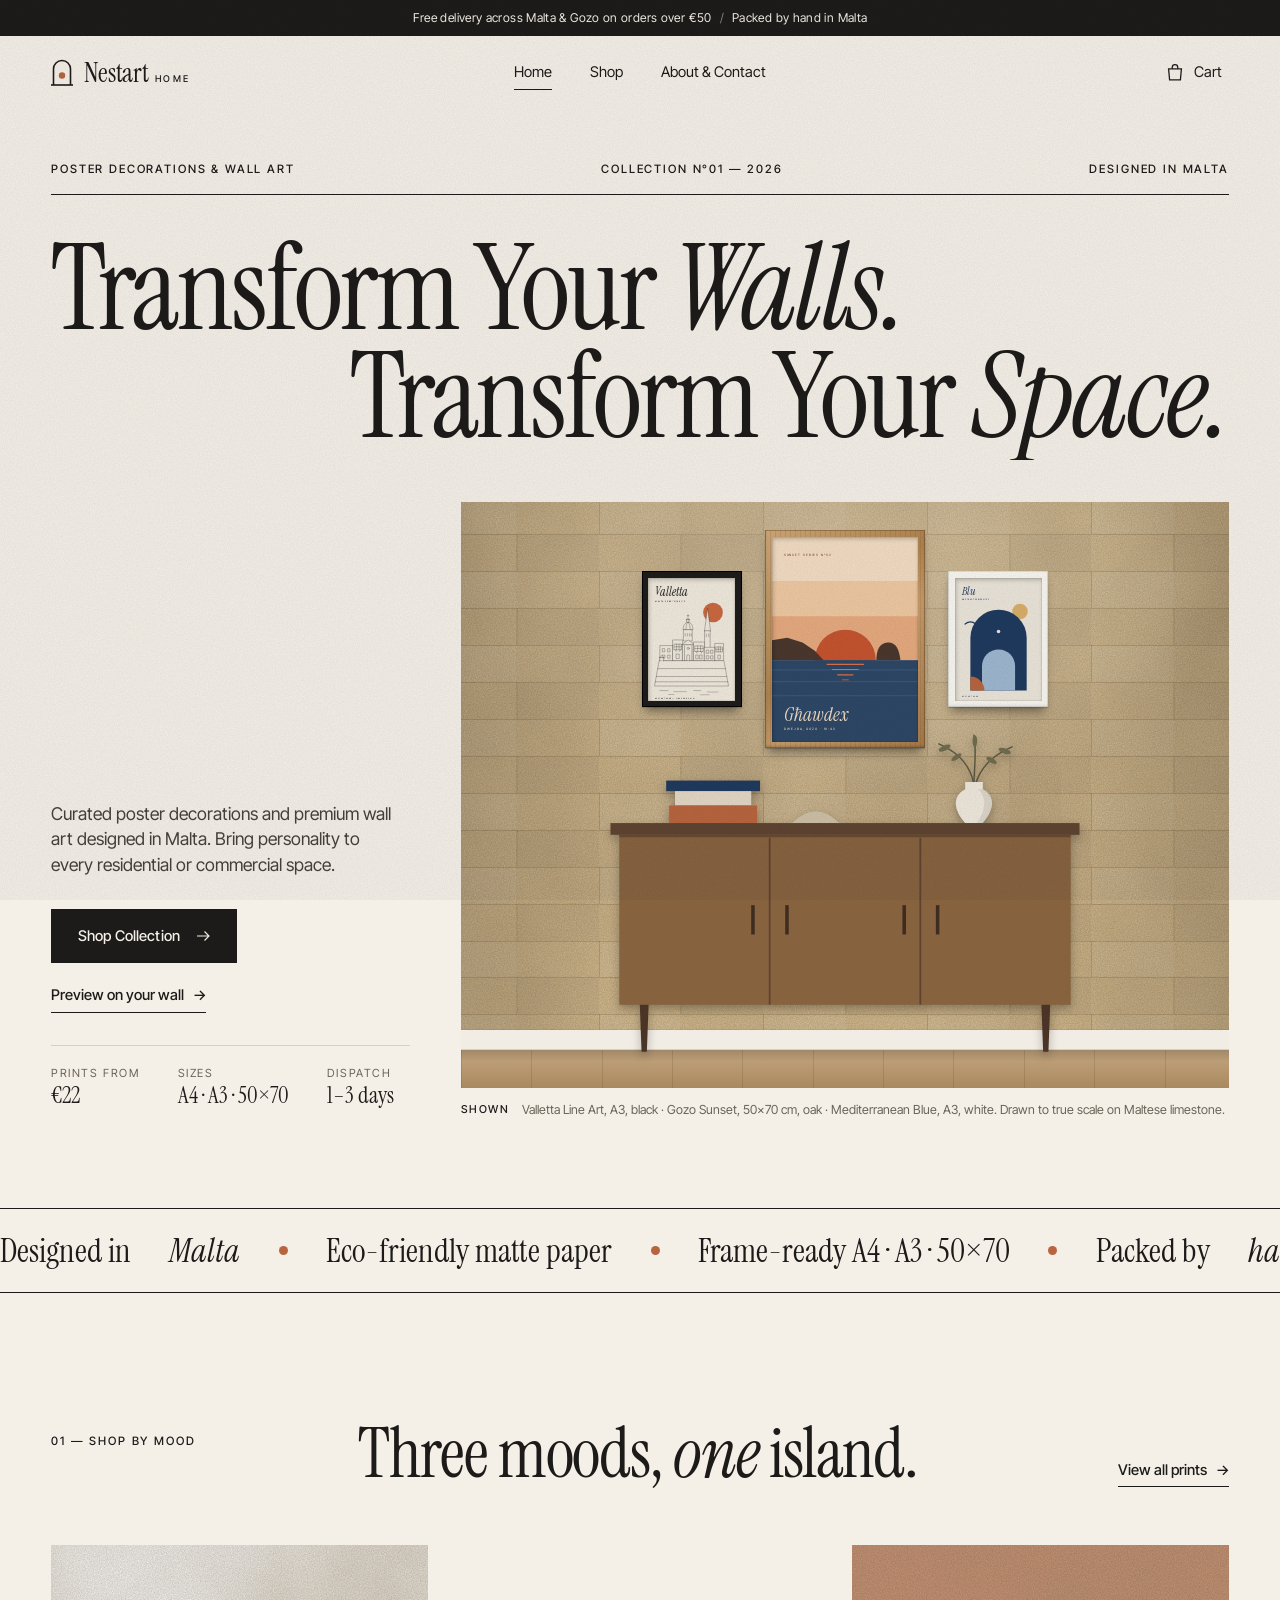
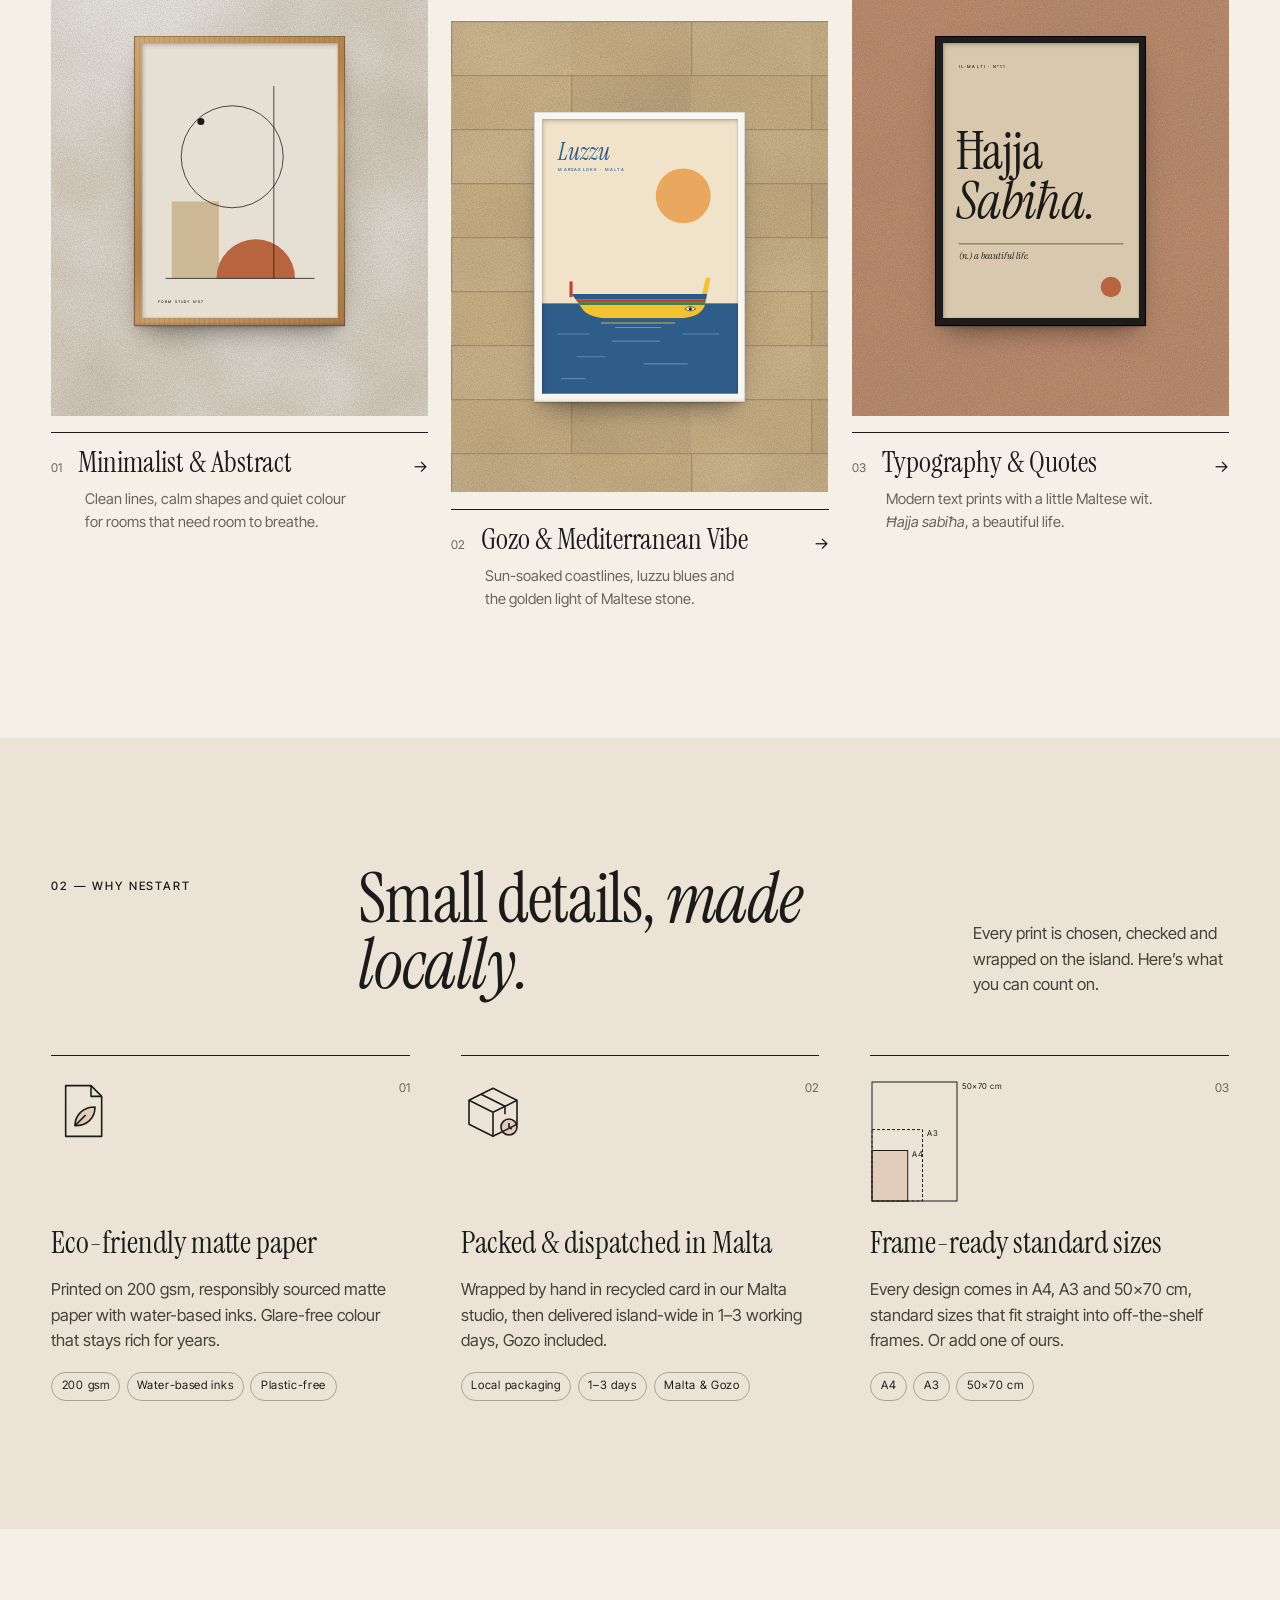
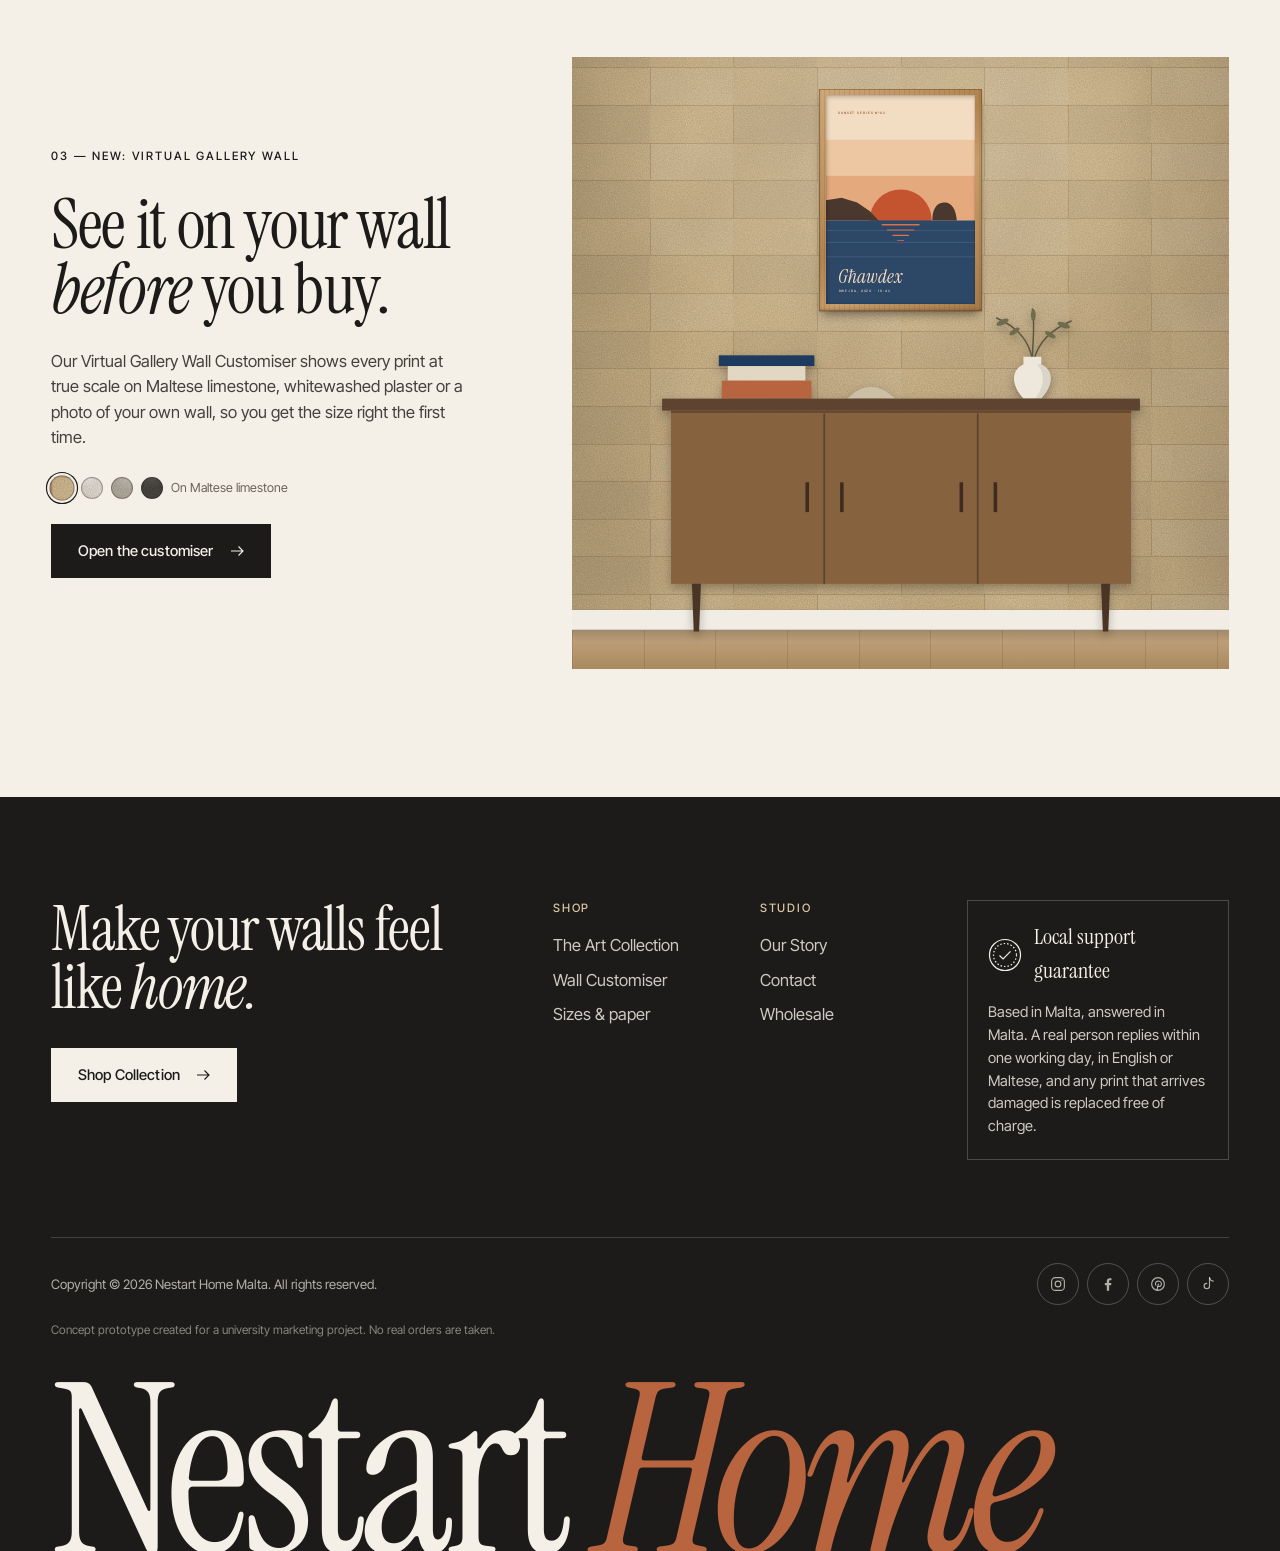
<file: index.html>
<!doctype html>
<html lang="en">
<head>
  <meta charset="utf-8">
  <meta name="viewport" content="width=device-width, initial-scale=1">
  <title>Nestart Home — Poster Decorations &amp; Wall Art, Designed in Malta</title>
  <meta name="description" content="Curated poster decorations and premium wall art designed in Malta. Frame-ready A4, A3 and 50×70 cm prints on eco-friendly matte paper, packed and dispatched locally.">
  <meta property="og:title" content="Nestart Home — Transform Your Walls. Transform Your Space.">
  <meta property="og:description" content="Curated poster decorations and premium wall art designed in Malta.">
  <meta property="og:type" content="website">
  <meta name="theme-color" content="#F4EFE7">
  <link rel="icon" href="assets/favicon.svg" type="image/svg+xml">
  <link rel="preconnect" href="https://fonts.googleapis.com">
  <link rel="preconnect" href="https://fonts.gstatic.com" crossorigin>
  <link href="https://fonts.googleapis.com/css2?family=Instrument+Serif:ital@0;1&family=Inter+Tight:wght@400;500;600&display=swap" rel="stylesheet">
  <link rel="stylesheet" href="assets/css/styles.css">
  <script>document.documentElement.classList.add('js');</script>
  <script src="assets/js/art.js" defer></script>
  <script src="assets/js/main.js" defer></script>
</head>
<body>
  <a class="skip" href="#main">Skip to content</a>
  <div class="topbar"><p>Free delivery across Malta &amp; Gozo on orders over €50<span aria-hidden="true">/</span>Packed by hand in Malta</p></div>

  <header class="header">
    <div class="wrap header__inner">
      <a class="logo" href="index.html" aria-label="Nestart Home, home page">
        <svg viewBox="0 0 22 28" aria-hidden="true"><path d="M2.5 27V11a8.5 8.5 0 0 1 17 0v16" fill="none" stroke="currentColor" stroke-width="1.6"/><circle cx="11" cy="17.5" r="3.2" fill="#B8643E"/><path d="M0 27h22" stroke="currentColor" stroke-width="1.6"/></svg>
        <span class="logo__word">Nestart<small>Home</small></span>
      </a>
      <nav class="nav" aria-label="Primary">
        <a href="index.html" aria-current="page">Home</a>
        <a href="shop.html">Shop</a>
        <a href="about.html">About &amp; Contact</a>
      </nav>
      <div class="header__actions">
        <button class="cart-btn" type="button" data-open-cart aria-label="Open cart">
          <svg viewBox="0 0 24 24" fill="none" stroke="currentColor" stroke-width="1.4" aria-hidden="true"><path d="M5 8.5h14l-1.1 12H6.1L5 8.5z"/><path d="M9 8.5V7a3 3 0 0 1 6 0v1.5"/></svg>
          <span class="cart-btn__label">Cart</span>
          <span class="cart-count" data-cart-count hidden>0</span>
        </button>
        <button class="menu-btn" type="button" aria-expanded="false" aria-controls="mmenu"><span></span><span></span><span class="sr-only">Menu</span></button>
      </div>
    </div>
  </header>

  <main id="main">
    <!-- Hero -->
    <section class="hero wrap" aria-labelledby="hero-title">
      <div class="meta-row">
        <span class="eyebrow">Poster decorations &amp; wall art</span>
        <span class="eyebrow hide-sm">Collection N°01 — 2026</span>
        <span class="eyebrow">Designed in Malta</span>
      </div>
      <h1 class="hero__title display" id="hero-title">
        <span class="line"><span>Transform Your <em>Walls.</em></span></span>
        <span class="line"><span>Transform Your <em>Space.</em></span></span>
      </h1>
      <div class="hero__grid">
        <div class="hero__copy" data-reveal>
          <p class="lead">Curated poster decorations and premium wall art designed in Malta. Bring personality to every residential or commercial space.</p>
          <div class="hero__ctas">
            <a class="btn" href="shop.html">Shop Collection <svg viewBox="0 0 24 24" fill="none" stroke="currentColor" stroke-width="1.5" aria-hidden="true"><path d="M4 12h16M14 6l6 6-6 6"/></svg></a>
            <a class="link-arrow" href="shop.html#customiser">Preview on your wall</a>
          </div>
          <dl class="hero__facts">
            <div><dt>Prints from</dt><dd>€22</dd></div>
            <div><dt>Sizes</dt><dd>A4 · A3 · 50×70</dd></div>
            <div><dt>Dispatch</dt><dd>1–3 days</dd></div>
          </dl>
        </div>
        <figure class="hero__visual" data-reveal style="--d:.15s">
          <div class="scene scene--hero" data-scene="hero" role="img" aria-label="Three framed Nestart Home prints hung above a wooden sideboard on a honey-coloured Maltese limestone wall"></div>
          <figcaption class="caption"><b>Shown</b><span>Valletta Line Art, A3, black · Gozo Sunset, 50×70 cm, oak · Mediterranean Blue, A3, white. Drawn to true scale on Maltese limestone.</span></figcaption>
        </figure>
      </div>
    </section>

    <div class="marquee" aria-hidden="true">
      <div class="marquee__track">
        <span>Designed in <i>Malta</i></span><span>Eco-friendly matte paper</span><span>Frame-ready A4 · A3 · 50×70</span><span>Packed by <i>hand</i></span><span>Free delivery over €50</span>
        <span>Designed in <i>Malta</i></span><span>Eco-friendly matte paper</span><span>Frame-ready A4 · A3 · 50×70</span><span>Packed by <i>hand</i></span><span>Free delivery over €50</span>
      </div>
    </div>

    <!-- Featured categories -->
    <section class="section wrap" id="categories" aria-labelledby="cat-title">
      <div class="section-head">
        <span class="eyebrow">01 — Shop by mood</span>
        <h2 class="h2" id="cat-title">Three moods, <em>one</em> island.</h2>
        <a class="link-arrow" href="shop.html">View all prints</a>
      </div>
      <div class="cats">
        <a class="cat" href="shop.html#blue" data-reveal>
          <div class="cat__media wall--plaster"><div class="print" data-art="abstract" data-frame="oak" data-decorative></div></div>
          <div class="cat__body"><span class="cat__num">01</span><h3 class="cat__title">Minimalist &amp; Abstract</h3><span class="cat__go" aria-hidden="true">→</span></div>
          <p class="cat__desc">Clean lines, calm shapes and quiet colour for rooms that need room to breathe.</p>
        </a>
        <a class="cat" href="shop.html#gozo" data-reveal style="--d:.1s">
          <div class="cat__media wall--limestone"><div class="print" data-art="luzzu" data-frame="white" data-decorative></div></div>
          <div class="cat__body"><span class="cat__num">02</span><h3 class="cat__title">Gozo &amp; Mediterranean Vibe</h3><span class="cat__go" aria-hidden="true">→</span></div>
          <p class="cat__desc">Sun-soaked coastlines, luzzu blues and the golden light of Maltese stone.</p>
        </a>
        <a class="cat" href="shop.html" data-reveal style="--d:.2s">
          <div class="cat__media wall--clay"><div class="print" data-art="type" data-frame="black" data-decorative></div></div>
          <div class="cat__body"><span class="cat__num">03</span><h3 class="cat__title">Typography &amp; Quotes</h3><span class="cat__go" aria-hidden="true">→</span></div>
          <p class="cat__desc">Modern text prints with a little Maltese wit. <em>Ħajja sabiħa</em>, a beautiful life.</p>
        </a>
      </div>
    </section>

    <!-- Trust signals / value proposition -->
    <section class="values" id="values" aria-labelledby="values-title">
      <div class="wrap">
        <div class="section-head">
          <span class="eyebrow">02 — Why Nestart</span>
          <h2 class="h2" id="values-title">Small details, <em>made locally.</em></h2>
          <p>Every print is chosen, checked and wrapped on the island. Here’s what you can count on.</p>
        </div>
        <div class="values__grid">
          <article class="value" data-reveal>
            <div class="value__top">
              <svg class="value__icon" viewBox="0 0 48 48" fill="none" stroke="currentColor" stroke-width="1.2" stroke-linejoin="round" aria-hidden="true"><path d="M11 5h19l8 8v30H11z"/><path d="M30 5v8h8"/><path d="M18 35c0-8.5 6.5-14 15-14 0 8.5-6 14-15 14z" fill="#B8643E" fill-opacity=".18"/><path d="M18 35l8-8"/></svg>
              <span class="value__no">01</span>
            </div>
            <h3>Eco-friendly matte paper</h3>
            <p>Printed on 200 gsm, responsibly sourced matte paper with water-based inks. Glare-free colour that stays rich for years.</p>
            <div class="tags"><span class="tag">200 gsm</span><span class="tag">Water-based inks</span><span class="tag">Plastic-free</span></div>
          </article>
          <article class="value" data-reveal style="--d:.1s">
            <div class="value__top">
              <svg class="value__icon" viewBox="0 0 48 48" fill="none" stroke="currentColor" stroke-width="1.2" stroke-linejoin="round" aria-hidden="true"><path d="M6 16l18-9 18 9v18l-18 9-18-9z"/><path d="M6 16l18 9 18-9M24 25v18"/><path d="M15 11.5l18 9v6" /><circle cx="36" cy="36" r="6" fill="#B8643E" fill-opacity=".18"/><path d="M36 33v3l2 1.5"/></svg>
              <span class="value__no">02</span>
            </div>
            <h3>Packed &amp; dispatched in Malta</h3>
            <p>Wrapped by hand in recycled card in our Malta studio, then delivered island-wide in 1–3 working days, Gozo included.</p>
            <div class="tags"><span class="tag">Local packaging</span><span class="tag">1–3 days</span><span class="tag">Malta &amp; Gozo</span></div>
          </article>
          <article class="value" data-reveal style="--d:.2s">
            <div class="value__top">
              <svg class="value__icon value__icon--sizes" viewBox="0 0 150 124" fill="none" stroke="currentColor" stroke-width="1" aria-hidden="true">
                <rect x="2" y="3" width="85" height="119"/>
                <rect x="2" y="50.6" width="50.5" height="71.4" stroke-dasharray="3 2"/>
                <rect x="2" y="71.5" width="35.7" height="50.5" fill="#B8643E" fill-opacity=".18"/>
                <g fill="currentColor" stroke="none" font-family="Inter Tight, sans-serif" font-size="8" letter-spacing=".5"><text x="92" y="10">50×70 cm</text><text x="57" y="57">A3</text><text x="42" y="78">A4</text></g>
              </svg>
              <span class="value__no">03</span>
            </div>
            <h3>Frame-ready standard sizes</h3>
            <p>Every design comes in A4, A3 and 50×70 cm, standard sizes that fit straight into off-the-shelf frames. Or add one of ours.</p>
            <div class="tags"><span class="tag">A4</span><span class="tag">A3</span><span class="tag">50×70 cm</span></div>
          </article>
        </div>
      </div>
    </section>

    <!-- Customiser teaser -->
    <section class="section wrap" aria-labelledby="teaser-title">
      <div class="teaser__grid">
        <div class="teaser__copy" data-reveal>
          <span class="eyebrow">03 — New: Virtual Gallery Wall</span>
          <h2 class="h2" id="teaser-title">See it on your wall <em>before</em> you buy.</h2>
          <p>Our Virtual Gallery Wall Customiser shows every print at true scale on Maltese limestone, whitewashed plaster or a photo of your own wall, so you get the size right the first time.</p>
          <div class="teaser__walls" aria-hidden="true">
            <i class="wall--limestone" data-wall-dot="limestone"></i><i class="wall--plaster" data-wall-dot="plaster"></i><i class="wall--concrete" data-wall-dot="concrete"></i><i class="wall--charcoal" data-wall-dot="charcoal"></i>
            <span data-teaser-label>On Maltese limestone</span>
          </div>
          <a class="btn" href="shop.html#customiser">Open the customiser <svg viewBox="0 0 24 24" fill="none" stroke="currentColor" stroke-width="1.5" aria-hidden="true"><path d="M4 12h16M14 6l6 6-6 6"/></svg></a>
        </div>
        <div data-reveal style="--d:.1s">
          <div class="scene scene--teaser" data-scene="teaser" role="img" aria-label="The Gozo Sunset print in an oak frame, previewed on changing wall finishes"></div>
        </div>
      </div>
    </section>
  </main>

  <footer class="footer" id="site-footer"></footer>
</body>
</html>
</file>
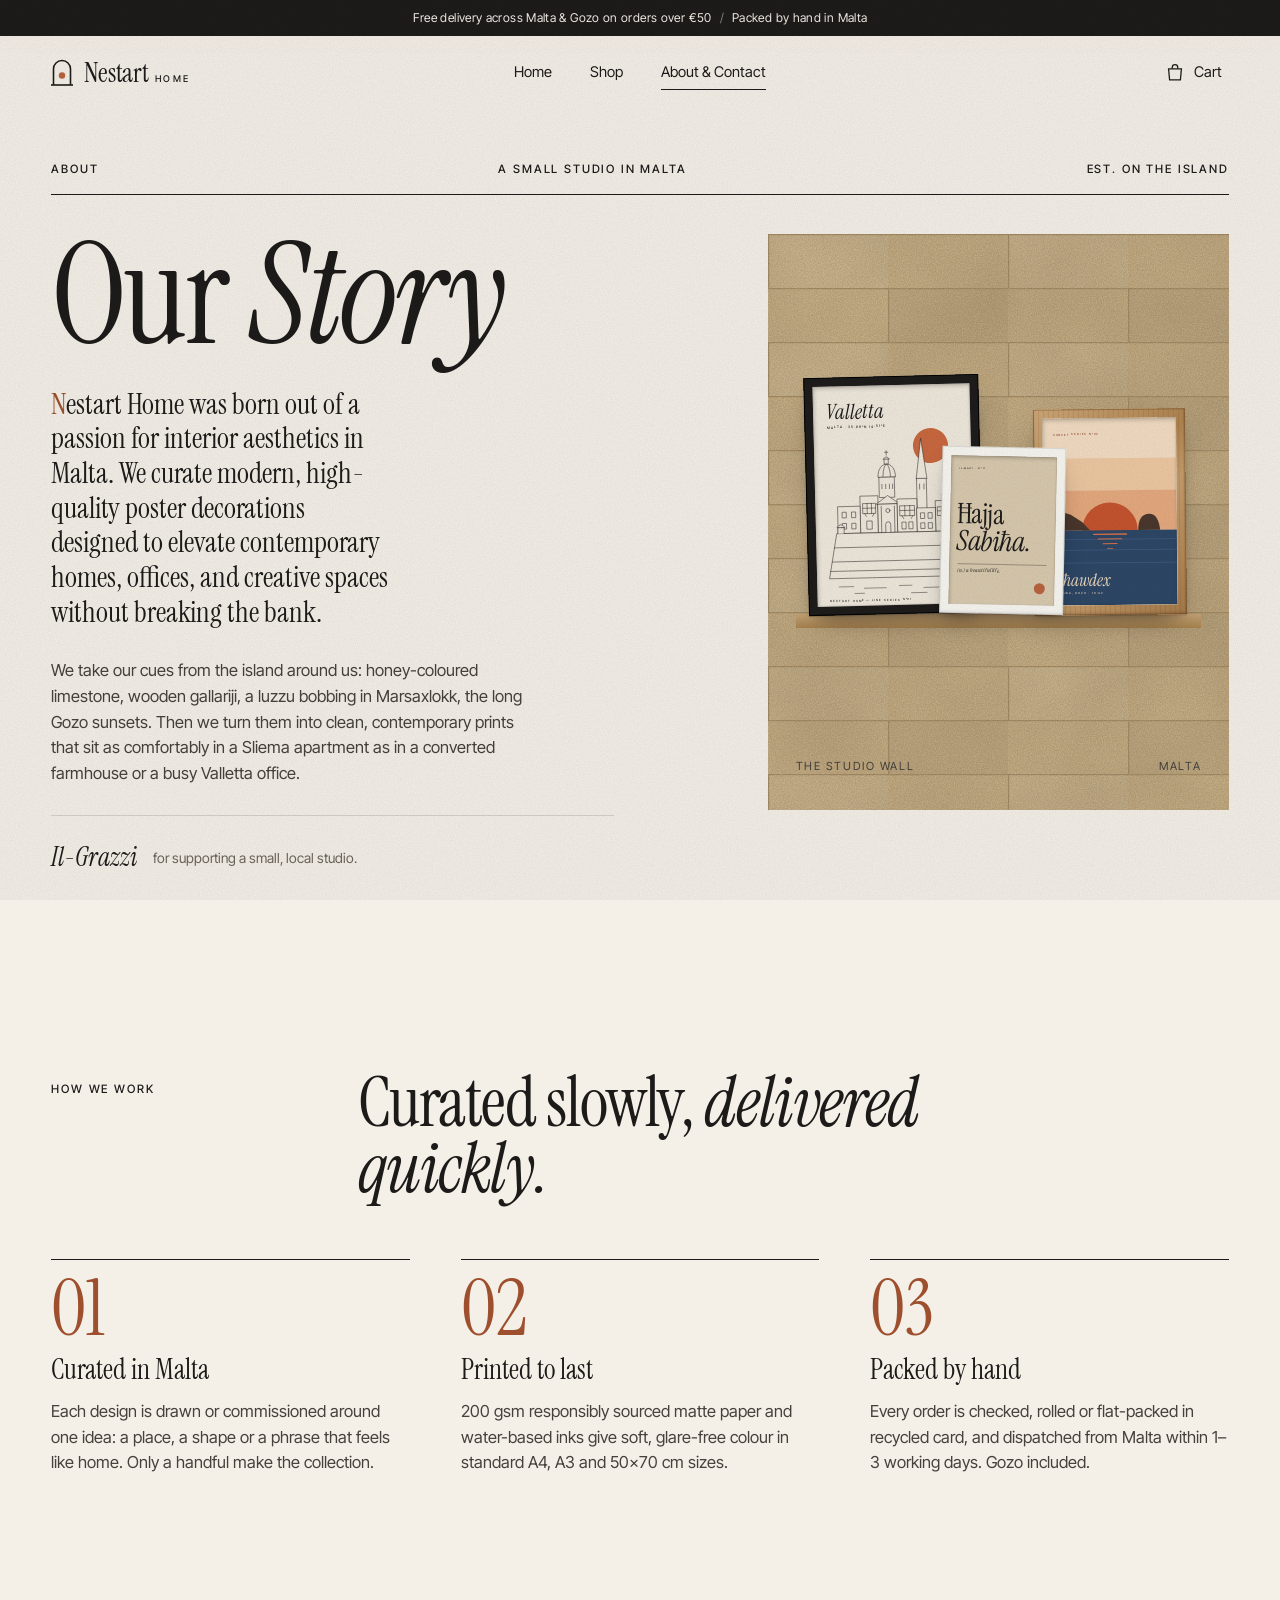
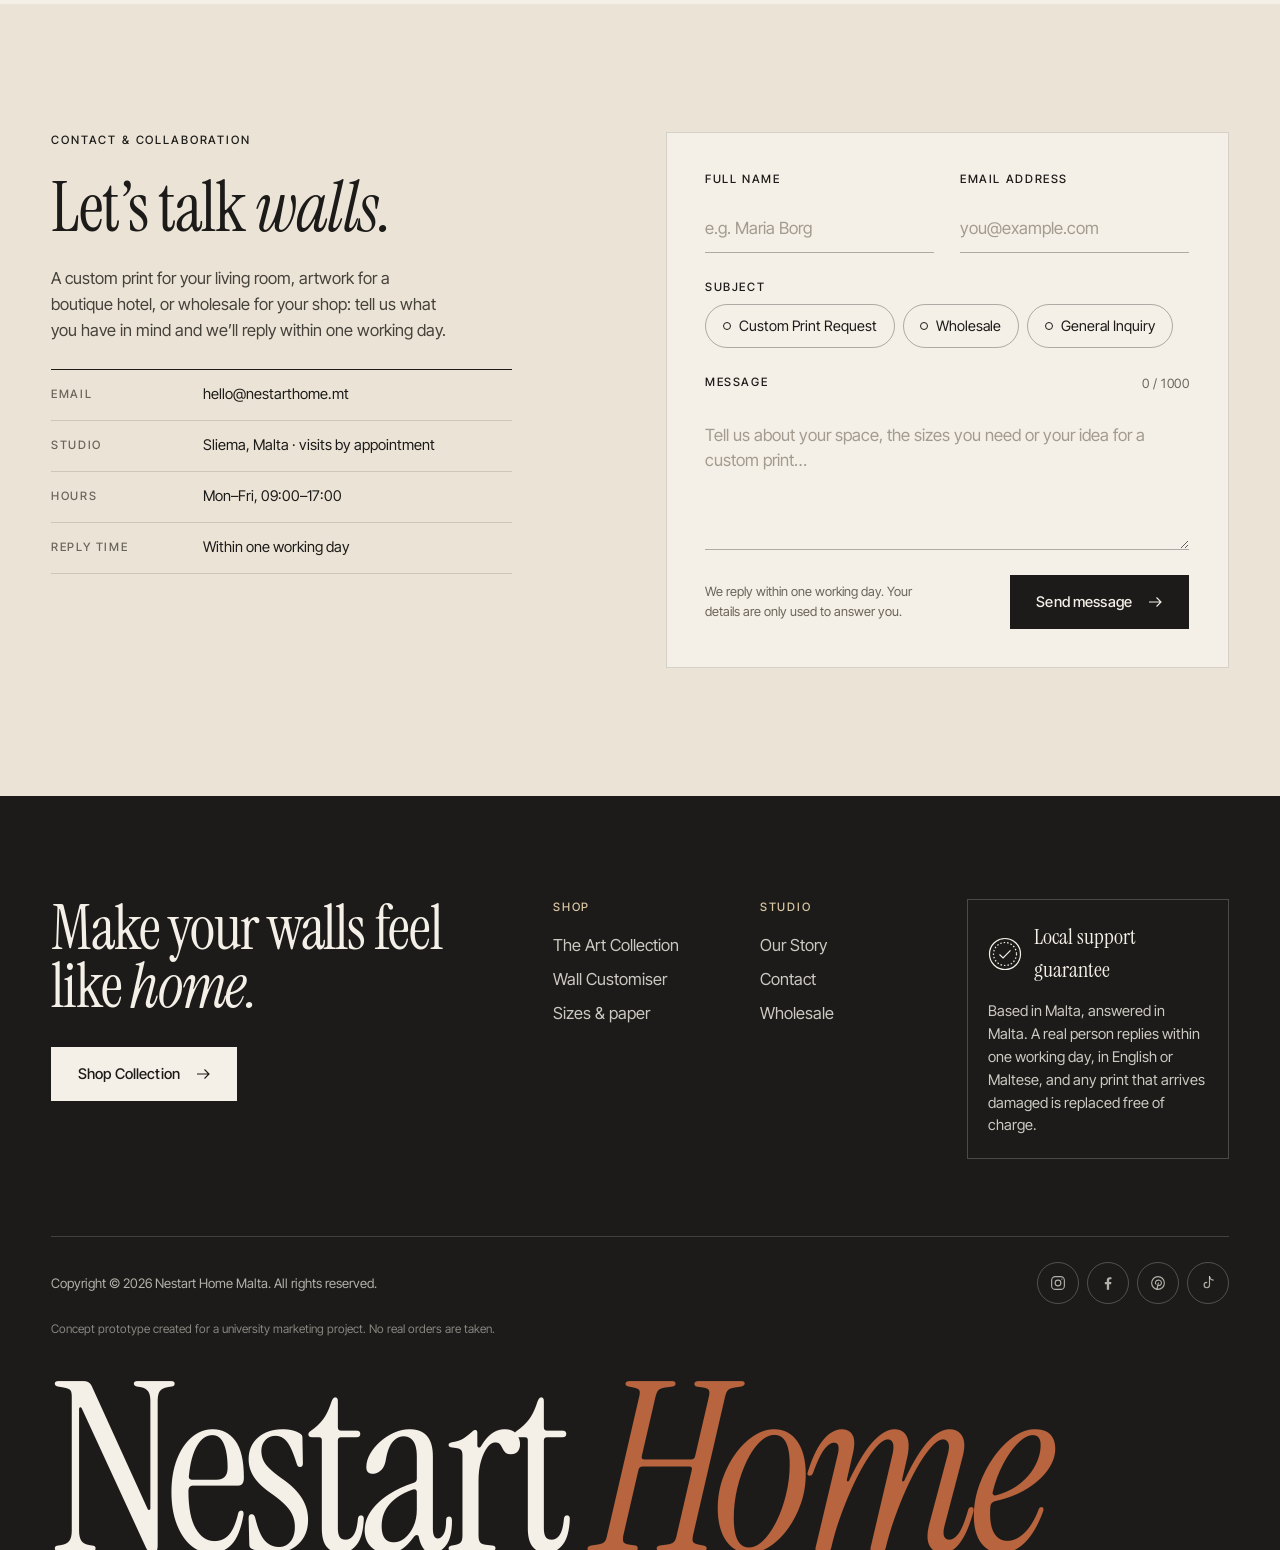
<file: about.html>
<!doctype html>
<html lang="en">
<head>
  <meta charset="utf-8">
  <meta name="viewport" content="width=device-width, initial-scale=1">
  <title>About &amp; Contact — Nestart Home Malta</title>
  <meta name="description" content="The story behind Nestart Home, a Malta-based studio curating modern poster decorations. Get in touch about custom prints, wholesale or general questions.">
  <meta property="og:title" content="Our Story — Nestart Home Malta">
  <meta property="og:description" content="Modern, high-quality poster decorations designed in Malta. Custom prints and wholesale welcome.">
  <meta property="og:type" content="website">
  <meta name="theme-color" content="#F4EFE7">
  <link rel="icon" href="assets/favicon.svg" type="image/svg+xml">
  <link rel="preconnect" href="https://fonts.googleapis.com">
  <link rel="preconnect" href="https://fonts.gstatic.com" crossorigin>
  <link href="https://fonts.googleapis.com/css2?family=Instrument+Serif:ital@0;1&family=Inter+Tight:wght@400;500;600&display=swap" rel="stylesheet">
  <link rel="stylesheet" href="assets/css/styles.css">
  <script>document.documentElement.classList.add('js');</script>
  <script src="assets/js/art.js" defer></script>
  <script src="assets/js/main.js" defer></script>
</head>
<body>
  <a class="skip" href="#main">Skip to content</a>
  <div class="topbar"><p>Free delivery across Malta &amp; Gozo on orders over €50<span aria-hidden="true">/</span>Packed by hand in Malta</p></div>

  <header class="header">
    <div class="wrap header__inner">
      <a class="logo" href="index.html" aria-label="Nestart Home, home page">
        <svg viewBox="0 0 22 28" aria-hidden="true"><path d="M2.5 27V11a8.5 8.5 0 0 1 17 0v16" fill="none" stroke="currentColor" stroke-width="1.6"/><circle cx="11" cy="17.5" r="3.2" fill="#B8643E"/><path d="M0 27h22" stroke="currentColor" stroke-width="1.6"/></svg>
        <span class="logo__word">Nestart<small>Home</small></span>
      </a>
      <nav class="nav" aria-label="Primary">
        <a href="index.html">Home</a>
        <a href="shop.html">Shop</a>
        <a href="about.html" aria-current="page">About &amp; Contact</a>
      </nav>
      <div class="header__actions">
        <button class="cart-btn" type="button" data-open-cart aria-label="Open cart">
          <svg viewBox="0 0 24 24" fill="none" stroke="currentColor" stroke-width="1.4" aria-hidden="true"><path d="M5 8.5h14l-1.1 12H6.1L5 8.5z"/><path d="M9 8.5V7a3 3 0 0 1 6 0v1.5"/></svg>
          <span class="cart-btn__label">Cart</span>
          <span class="cart-count" data-cart-count hidden>0</span>
        </button>
        <button class="menu-btn" type="button" aria-expanded="false" aria-controls="mmenu"><span></span><span></span><span class="sr-only">Menu</span></button>
      </div>
    </div>
  </header>

  <main id="main">
    <!-- Brand story -->
    <section class="page-head wrap" aria-labelledby="story-title">
      <div class="meta-row">
        <span class="eyebrow">About</span>
        <span class="eyebrow hide-sm">A small studio in Malta</span>
        <span class="eyebrow">Est. on the island</span>
      </div>
      <div class="story__grid">
        <div class="story__text">
          <h1 class="page-title display" id="story-title">Our <em>Story</em></h1>
          <p class="story__lead">Nestart Home was born out of a passion for interior aesthetics in Malta. We curate modern, high-quality poster decorations designed to elevate contemporary homes, offices, and creative spaces without breaking the bank.</p>
          <p>We take our cues from the island around us: honey-coloured limestone, wooden gallariji, a luzzu bobbing in Marsaxlokk, the long Gozo sunsets. Then we turn them into clean, contemporary prints that sit as comfortably in a Sliema apartment as in a converted farmhouse or a busy Valletta office.</p>
          <div class="signoff"><b>Il-Grazzi</b><span>for supporting a small, local studio.</span></div>
        </div>
        <figure class="story__visual" data-reveal style="--d:.15s">
          <div class="ledge wall--limestone" role="img" aria-label="Three Nestart Home prints leaning on an oak picture ledge against a limestone wall">
            <div class="ledge__shelf"></div>
            <div data-art="type" data-frame="white" class="print print--m" data-decorative></div>
            <div data-art="gozo" data-frame="oak" class="print print--r" data-decorative></div>
            <div data-art="valletta" data-frame="black" class="print print--l" data-decorative></div>
            <div class="ledge__note"><span>The studio wall</span><span>Malta</span></div>
          </div>
        </figure>
      </div>
    </section>

    <!-- Process -->
    <section class="section wrap" aria-labelledby="process-title">
      <div class="section-head">
        <span class="eyebrow">How we work</span>
        <h2 class="h2" id="process-title">Curated slowly, <em>delivered quickly.</em></h2>
      </div>
      <div class="process">
        <article class="step" data-reveal>
          <span class="step__no">01</span>
          <h3>Curated in Malta</h3>
          <p>Each design is drawn or commissioned around one idea: a place, a shape or a phrase that feels like home. Only a handful make the collection.</p>
        </article>
        <article class="step" data-reveal style="--d:.1s">
          <span class="step__no">02</span>
          <h3>Printed to last</h3>
          <p>200 gsm responsibly sourced matte paper and water-based inks give soft, glare-free colour in standard A4, A3 and 50×70 cm sizes.</p>
        </article>
        <article class="step" data-reveal style="--d:.2s">
          <span class="step__no">03</span>
          <h3>Packed by hand</h3>
          <p>Every order is checked, rolled or flat-packed in recycled card, and dispatched from Malta within 1–3 working days. Gozo included.</p>
        </article>
      </div>
    </section>

    <!-- Contact & collaboration -->
    <section class="section contact" id="contact" aria-labelledby="contact-title">
      <div class="wrap contact__grid">
        <div class="contact__intro">
          <span class="eyebrow">Contact &amp; collaboration</span>
          <h2 class="h2" id="contact-title">Let’s talk <em>walls.</em></h2>
          <p>A custom print for your living room, artwork for a boutique hotel, or wholesale for your shop: tell us what you have in mind and we’ll reply within one working day.</p>
          <dl class="contact__info">
            <div><dt>Email</dt><dd>hello@nestarthome.mt</dd></div>
            <div><dt>Studio</dt><dd>Sliema, Malta · visits by appointment</dd></div>
            <div><dt>Hours</dt><dd>Mon–Fri, 09:00–17:00</dd></div>
            <div><dt>Reply time</dt><dd>Within one working day</dd></div>
          </dl>
        </div>

        <form class="form" id="contact-form" novalidate data-reveal>
          <div class="form__row">
            <div class="field" data-field="fullname">
              <label class="field__label" for="fullname">Full Name</label>
              <input class="input" id="fullname" name="fullname" type="text" autocomplete="name" placeholder="e.g. Maria Borg" aria-describedby="fullname-err" required>
              <p class="field__error" id="fullname-err" aria-live="polite"></p>
            </div>
            <div class="field" data-field="email">
              <label class="field__label" for="email">Email Address</label>
              <input class="input" id="email" name="email" type="email" autocomplete="email" inputmode="email" placeholder="you@example.com" aria-describedby="email-err" required>
              <p class="field__error" id="email-err" aria-live="polite"></p>
            </div>
          </div>
          <fieldset class="field" data-field="subject" aria-describedby="subject-err">
            <legend>Subject</legend>
            <div class="chips">
              <label class="chip"><input type="radio" name="subject" value="custom"><span>Custom Print Request</span></label>
              <label class="chip"><input type="radio" name="subject" value="wholesale"><span>Wholesale</span></label>
              <label class="chip"><input type="radio" name="subject" value="general"><span>General Inquiry</span></label>
            </div>
            <p class="field__error" id="subject-err" aria-live="polite"></p>
          </fieldset>
          <div class="field" data-field="message">
            <label class="field__label" for="message">Message <span data-count>0 / 1000</span></label>
            <textarea class="input" id="message" name="message" maxlength="1000" placeholder="Tell us about your space, the sizes you need or your idea for a custom print…" aria-describedby="message-err" required></textarea>
            <p class="field__error" id="message-err" aria-live="polite"></p>
          </div>
          <div class="form__foot">
            <p class="form__note">We reply within one working day. Your details are only used to answer you.</p>
            <button class="btn" type="submit">Send message <svg viewBox="0 0 24 24" fill="none" stroke="currentColor" stroke-width="1.5" aria-hidden="true"><path d="M4 12h16M14 6l6 6-6 6"/></svg></button>
          </div>
        </form>
      </div>
    </section>
  </main>

  <footer class="footer" id="site-footer"></footer>
</body>
</html>
</file>
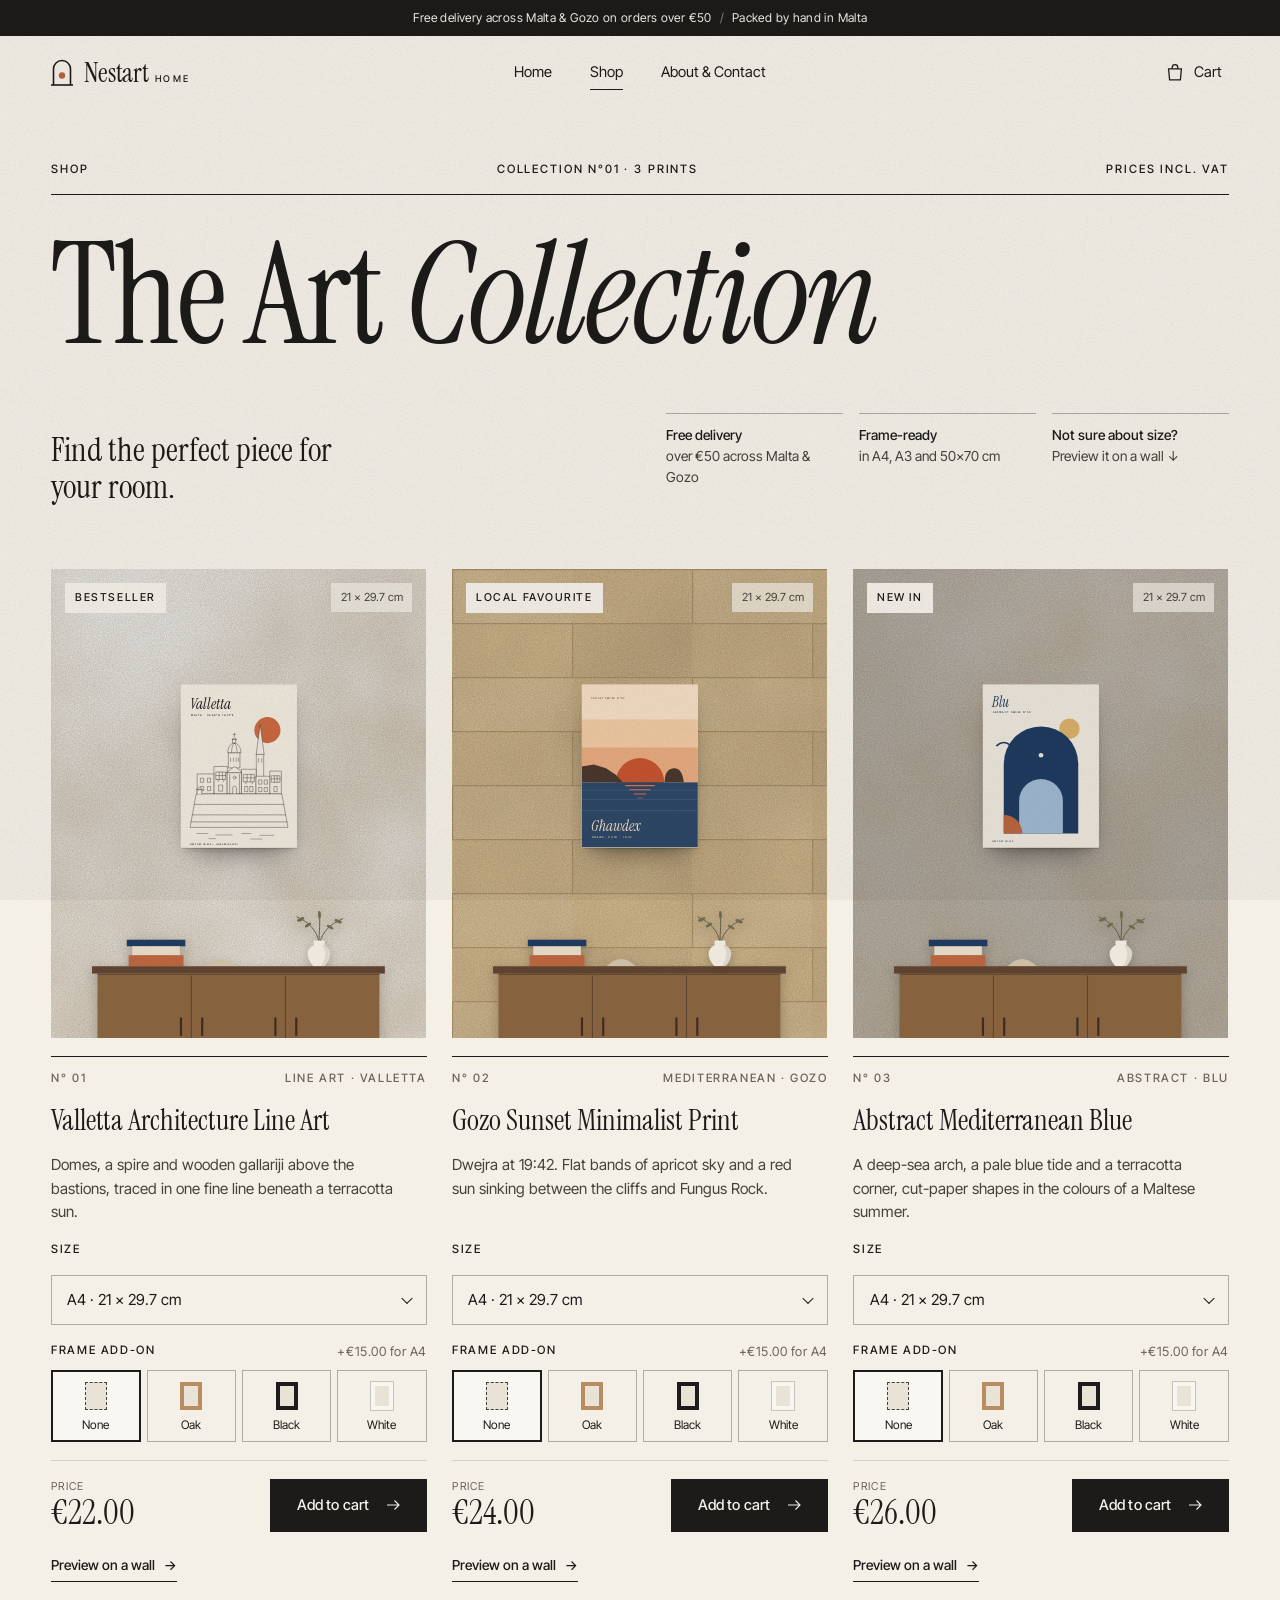
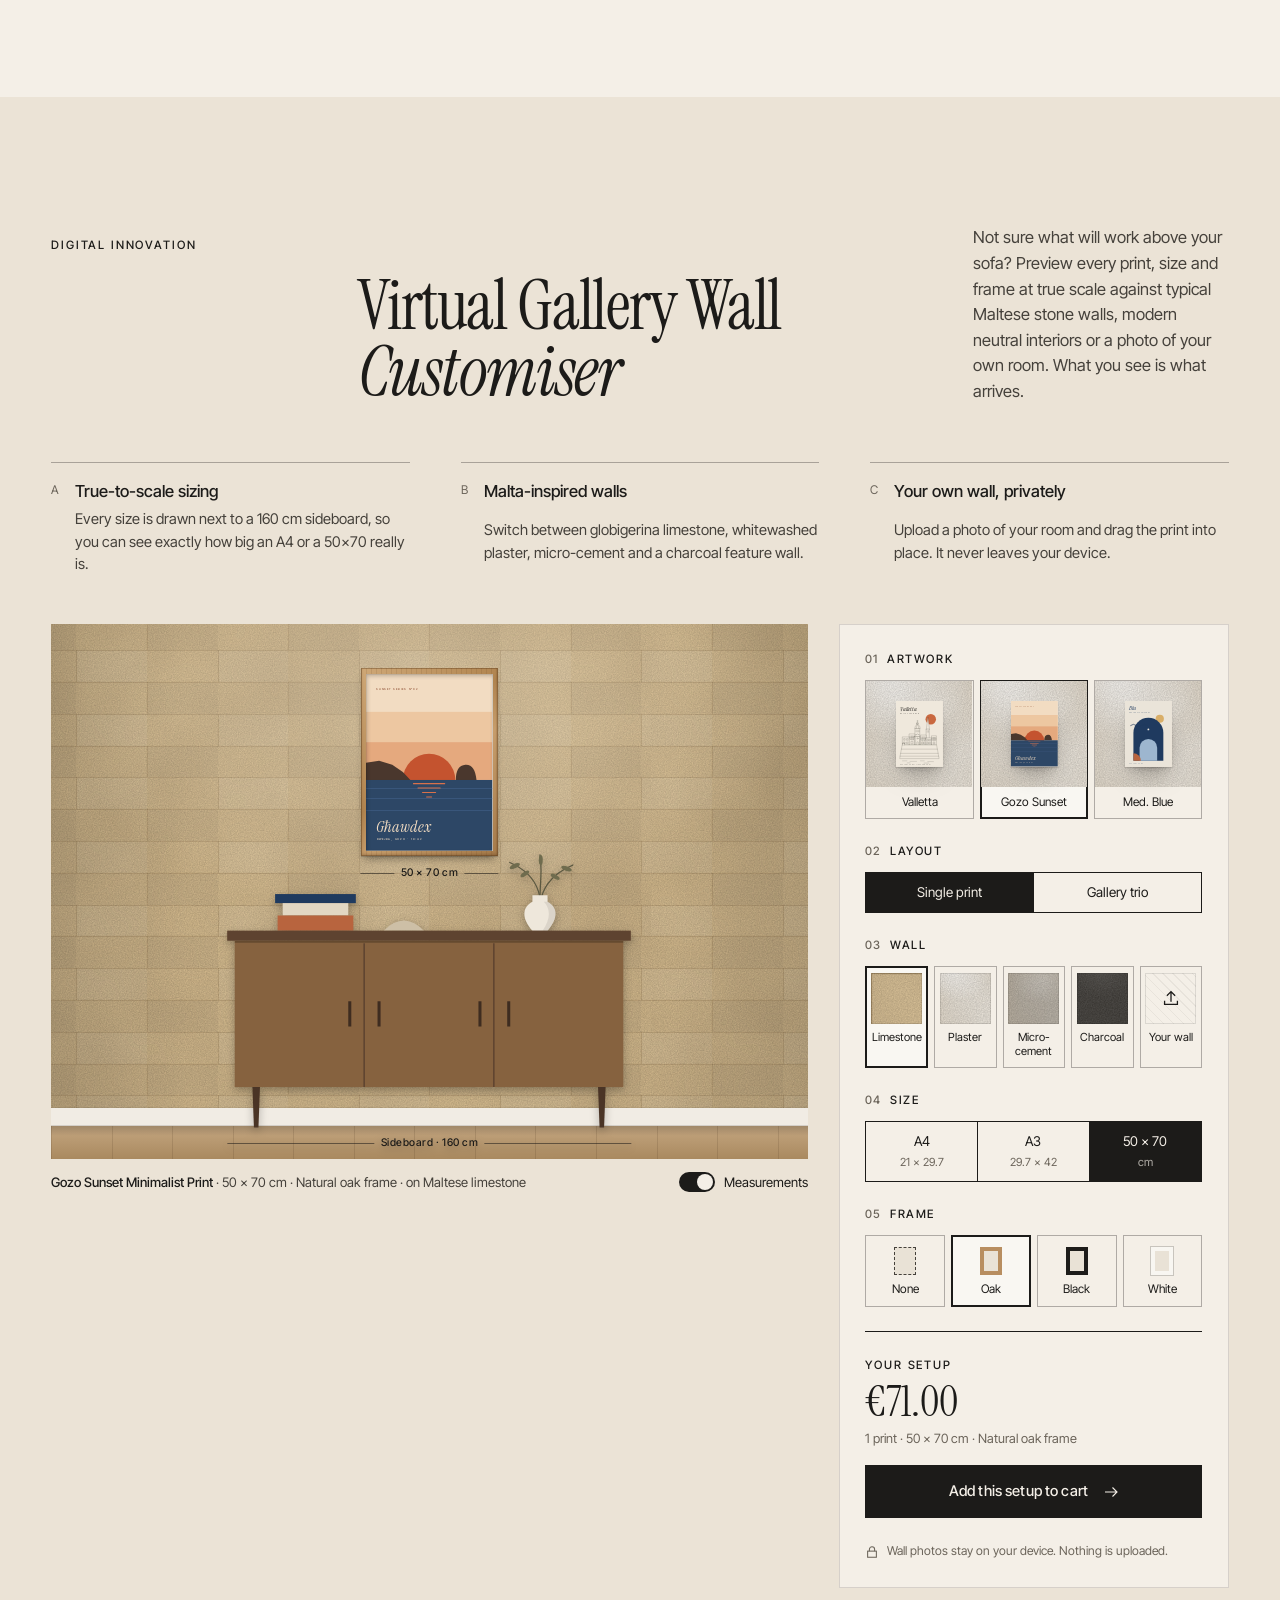
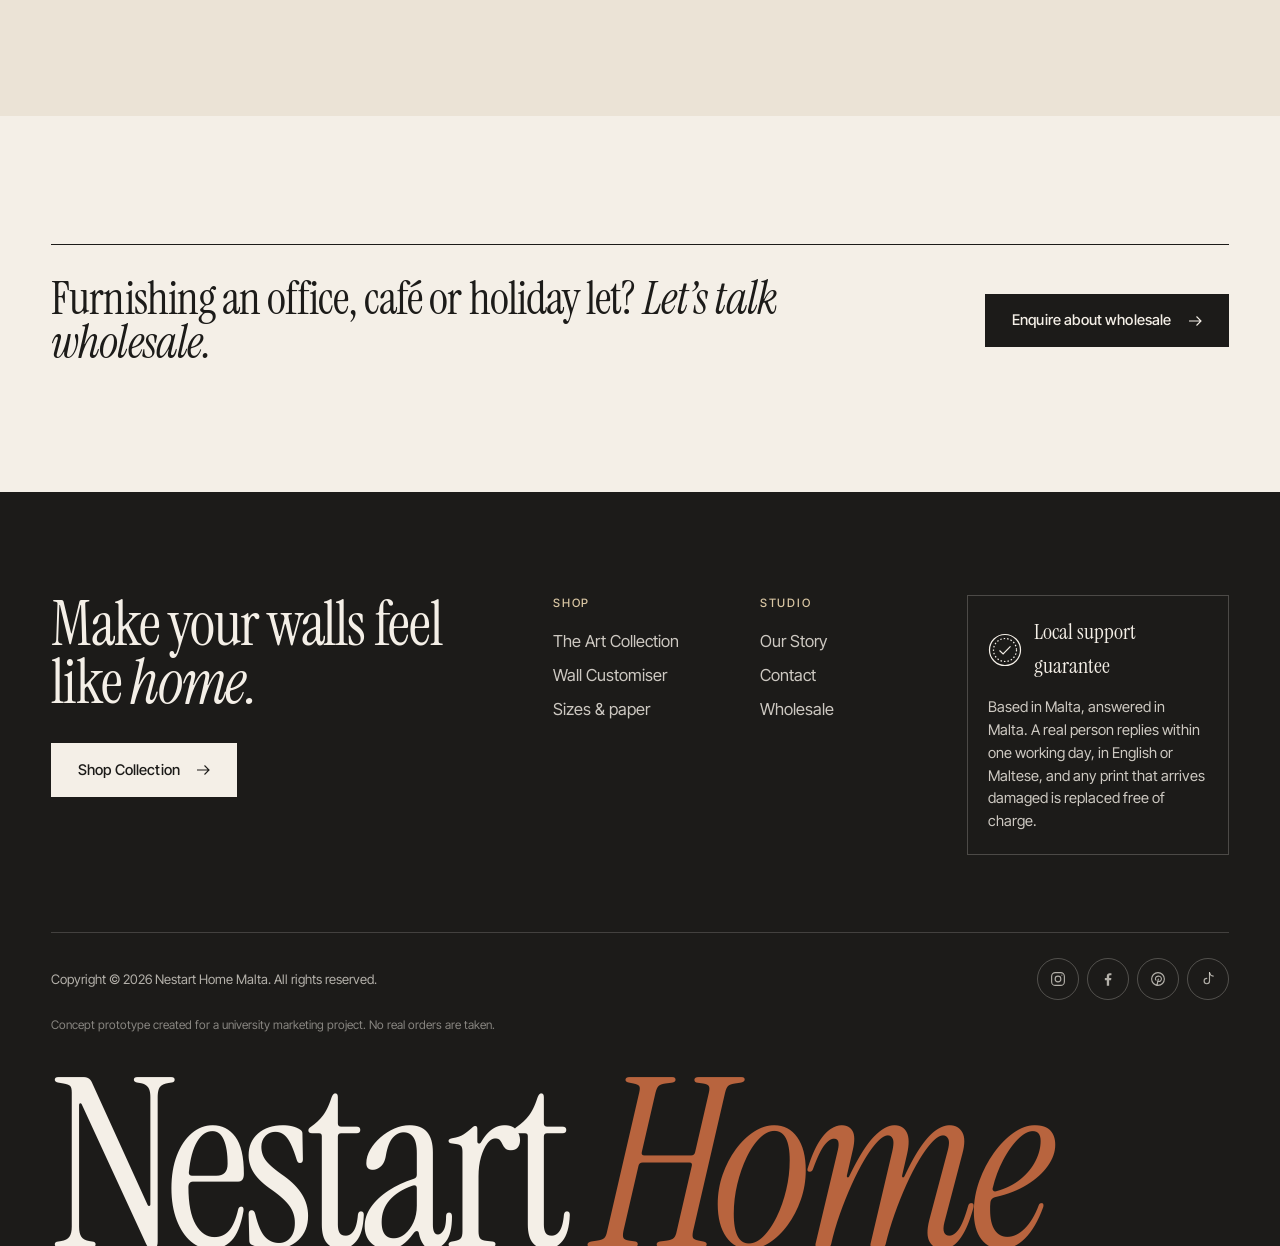
<file: shop.html>
<!doctype html>
<html lang="en">
<head>
  <meta charset="utf-8">
  <meta name="viewport" content="width=device-width, initial-scale=1">
  <title>Shop The Art Collection — Nestart Home Malta</title>
  <meta name="description" content="Shop Valletta line art, Gozo sunset and Mediterranean abstract posters in A4, A3 and 50×70 cm, with optional frames. Preview every print at true scale with the Virtual Gallery Wall Customiser.">
  <meta property="og:title" content="The Art Collection — Nestart Home">
  <meta property="og:description" content="Find the perfect piece for your room, then preview it on a Maltese stone wall before you buy.">
  <meta property="og:type" content="website">
  <meta name="theme-color" content="#F4EFE7">
  <link rel="icon" href="assets/favicon.svg" type="image/svg+xml">
  <link rel="preconnect" href="https://fonts.googleapis.com">
  <link rel="preconnect" href="https://fonts.gstatic.com" crossorigin>
  <link href="https://fonts.googleapis.com/css2?family=Instrument+Serif:ital@0;1&family=Inter+Tight:wght@400;500;600&display=swap" rel="stylesheet">
  <link rel="stylesheet" href="assets/css/styles.css">
  <script>document.documentElement.classList.add('js');</script>
  <script src="assets/js/art.js" defer></script>
  <script src="assets/js/main.js" defer></script>
</head>
<body>
  <a class="skip" href="#main">Skip to content</a>
  <div class="topbar"><p>Free delivery across Malta &amp; Gozo on orders over €50<span aria-hidden="true">/</span>Packed by hand in Malta</p></div>

  <header class="header">
    <div class="wrap header__inner">
      <a class="logo" href="index.html" aria-label="Nestart Home, home page">
        <svg viewBox="0 0 22 28" aria-hidden="true"><path d="M2.5 27V11a8.5 8.5 0 0 1 17 0v16" fill="none" stroke="currentColor" stroke-width="1.6"/><circle cx="11" cy="17.5" r="3.2" fill="#B8643E"/><path d="M0 27h22" stroke="currentColor" stroke-width="1.6"/></svg>
        <span class="logo__word">Nestart<small>Home</small></span>
      </a>
      <nav class="nav" aria-label="Primary">
        <a href="index.html">Home</a>
        <a href="shop.html" aria-current="page">Shop</a>
        <a href="about.html">About &amp; Contact</a>
      </nav>
      <div class="header__actions">
        <button class="cart-btn" type="button" data-open-cart aria-label="Open cart">
          <svg viewBox="0 0 24 24" fill="none" stroke="currentColor" stroke-width="1.4" aria-hidden="true"><path d="M5 8.5h14l-1.1 12H6.1L5 8.5z"/><path d="M9 8.5V7a3 3 0 0 1 6 0v1.5"/></svg>
          <span class="cart-btn__label">Cart</span>
          <span class="cart-count" data-cart-count hidden>0</span>
        </button>
        <button class="menu-btn" type="button" aria-expanded="false" aria-controls="mmenu"><span></span><span></span><span class="sr-only">Menu</span></button>
      </div>
    </div>
  </header>

  <main id="main">
    <section class="page-head wrap" aria-labelledby="shop-title">
      <div class="meta-row">
        <span class="eyebrow">Shop</span>
        <span class="eyebrow hide-sm">Collection N°01 · 3 prints</span>
        <span class="eyebrow">Prices incl. VAT</span>
      </div>
      <h1 class="page-title display" id="shop-title">The Art <em>Collection</em></h1>
      <div class="page-head__row">
        <p class="lead">Find the perfect piece for your room.</p>
        <ul class="perks">
          <li><b>Free delivery</b> over €50 across Malta &amp; Gozo</li>
          <li><b>Frame-ready</b> in A4, A3 and 50×70 cm</li>
          <li><a href="#customiser"><b>Not sure about size?</b> Preview it on a wall ↓</a></li>
        </ul>
      </div>
    </section>

    <section class="wrap products" aria-label="Products">
      <!-- 01 -->
      <article class="product" id="valletta" data-product="valletta" data-reveal>
        <div class="product__media wall--plaster">
          <span class="product__badge">Bestseller</span>
          <span class="product__scale" data-scale></span>
          <div class="print" data-art="valletta" data-frame="none"></div>
          <div class="product__props" aria-hidden="true"></div>
        </div>
        <div class="product__info">
          <div class="product__row"><span>N° 01</span><span>Line art · Valletta</span></div>
          <h2 class="product__name">Valletta Architecture Line Art</h2>
          <p class="product__desc">Domes, a spire and wooden gallariji above the bastions, traced in one fine line beneath a terracotta sun.</p>
          <div class="field">
            <label class="field__label" for="size-valletta">Size</label>
            <div class="select"><select id="size-valletta" data-size>
              <option value="a4" selected>A4 · 21 × 29.7 cm</option>
              <option value="a3">A3 · 29.7 × 42 cm (+€8)</option>
              <option value="b2">50 × 70 cm (+€18)</option>
            </select></div>
          </div>
          <fieldset class="field">
            <legend>Frame add-on <span data-frame-price></span></legend>
            <div class="frames">
              <label class="opt"><input type="radio" name="frame-valletta" value="none" checked><span><i class="fsw fsw--none"></i>None</span></label>
              <label class="opt"><input type="radio" name="frame-valletta" value="oak"><span><i class="fsw fsw--oak"></i>Oak</span></label>
              <label class="opt"><input type="radio" name="frame-valletta" value="black"><span><i class="fsw fsw--black"></i>Black</span></label>
              <label class="opt"><input type="radio" name="frame-valletta" value="white"><span><i class="fsw fsw--white"></i>White</span></label>
            </div>
          </fieldset>
          <div class="product__buy">
            <p class="price"><small>Price</small><span data-price>€22.00</span></p>
            <button class="btn" type="button" data-add>Add to cart <svg viewBox="0 0 24 24" fill="none" stroke="currentColor" stroke-width="1.5" aria-hidden="true"><path d="M4 12h16M14 6l6 6-6 6"/></svg></button>
          </div>
          <button class="link-arrow product__preview" type="button" data-preview>Preview on a wall</button>
        </div>
      </article>

      <!-- 02 -->
      <article class="product" id="gozo" data-product="gozo" data-reveal style="--d:.1s">
        <div class="product__media wall--limestone">
          <span class="product__badge">Local favourite</span>
          <span class="product__scale" data-scale></span>
          <div class="print" data-art="gozo" data-frame="none"></div>
          <div class="product__props" aria-hidden="true"></div>
        </div>
        <div class="product__info">
          <div class="product__row"><span>N° 02</span><span>Mediterranean · Gozo</span></div>
          <h2 class="product__name">Gozo Sunset Minimalist Print</h2>
          <p class="product__desc">Dwejra at 19:42. Flat bands of apricot sky and a red sun sinking between the cliffs and Fungus Rock.</p>
          <div class="field">
            <label class="field__label" for="size-gozo">Size</label>
            <div class="select"><select id="size-gozo" data-size>
              <option value="a4" selected>A4 · 21 × 29.7 cm</option>
              <option value="a3">A3 · 29.7 × 42 cm (+€8)</option>
              <option value="b2">50 × 70 cm (+€18)</option>
            </select></div>
          </div>
          <fieldset class="field">
            <legend>Frame add-on <span data-frame-price></span></legend>
            <div class="frames">
              <label class="opt"><input type="radio" name="frame-gozo" value="none" checked><span><i class="fsw fsw--none"></i>None</span></label>
              <label class="opt"><input type="radio" name="frame-gozo" value="oak"><span><i class="fsw fsw--oak"></i>Oak</span></label>
              <label class="opt"><input type="radio" name="frame-gozo" value="black"><span><i class="fsw fsw--black"></i>Black</span></label>
              <label class="opt"><input type="radio" name="frame-gozo" value="white"><span><i class="fsw fsw--white"></i>White</span></label>
            </div>
          </fieldset>
          <div class="product__buy">
            <p class="price"><small>Price</small><span data-price>€24.00</span></p>
            <button class="btn" type="button" data-add>Add to cart <svg viewBox="0 0 24 24" fill="none" stroke="currentColor" stroke-width="1.5" aria-hidden="true"><path d="M4 12h16M14 6l6 6-6 6"/></svg></button>
          </div>
          <button class="link-arrow product__preview" type="button" data-preview>Preview on a wall</button>
        </div>
      </article>

      <!-- 03 -->
      <article class="product" id="blue" data-product="blue" data-reveal style="--d:.2s">
        <div class="product__media wall--concrete">
          <span class="product__badge">New in</span>
          <span class="product__scale" data-scale></span>
          <div class="print" data-art="blue" data-frame="none"></div>
          <div class="product__props" aria-hidden="true"></div>
        </div>
        <div class="product__info">
          <div class="product__row"><span>N° 03</span><span>Abstract · Blu</span></div>
          <h2 class="product__name">Abstract Mediterranean Blue</h2>
          <p class="product__desc">A deep-sea arch, a pale blue tide and a terracotta corner, cut-paper shapes in the colours of a Maltese summer.</p>
          <div class="field">
            <label class="field__label" for="size-blue">Size</label>
            <div class="select"><select id="size-blue" data-size>
              <option value="a4" selected>A4 · 21 × 29.7 cm</option>
              <option value="a3">A3 · 29.7 × 42 cm (+€8)</option>
              <option value="b2">50 × 70 cm (+€18)</option>
            </select></div>
          </div>
          <fieldset class="field">
            <legend>Frame add-on <span data-frame-price></span></legend>
            <div class="frames">
              <label class="opt"><input type="radio" name="frame-blue" value="none" checked><span><i class="fsw fsw--none"></i>None</span></label>
              <label class="opt"><input type="radio" name="frame-blue" value="oak"><span><i class="fsw fsw--oak"></i>Oak</span></label>
              <label class="opt"><input type="radio" name="frame-blue" value="black"><span><i class="fsw fsw--black"></i>Black</span></label>
              <label class="opt"><input type="radio" name="frame-blue" value="white"><span><i class="fsw fsw--white"></i>White</span></label>
            </div>
          </fieldset>
          <div class="product__buy">
            <p class="price"><small>Price</small><span data-price>€26.00</span></p>
            <button class="btn" type="button" data-add>Add to cart <svg viewBox="0 0 24 24" fill="none" stroke="currentColor" stroke-width="1.5" aria-hidden="true"><path d="M4 12h16M14 6l6 6-6 6"/></svg></button>
          </div>
          <button class="link-arrow product__preview" type="button" data-preview>Preview on a wall</button>
        </div>
      </article>
    </section>

    <!-- Digital innovation: Virtual Gallery Wall Customiser -->
    <section class="section cz-section" id="customiser" aria-labelledby="cz-title">
      <div class="wrap">
        <div class="section-head">
          <span class="eyebrow">Digital innovation</span>
          <h2 class="h2" id="cz-title">Virtual Gallery Wall <em>Customiser</em></h2>
          <p>Not sure what will work above your sofa? Preview every print, size and frame at true scale against typical Maltese stone walls, modern neutral interiors or a photo of your own room. What you see is what arrives.</p>
        </div>

        <ul class="cz-benefits">
          <li><i>A</i><b>True-to-scale sizing</b><span>Every size is drawn next to a 160 cm sideboard, so you can see exactly how big an A4 or a 50×70 really is.</span></li>
          <li><i>B</i><b>Malta-inspired walls</b><span>Switch between globigerina limestone, whitewashed plaster, micro-cement and a charcoal feature wall.</span></li>
          <li><i>C</i><b>Your own wall, privately</b><span>Upload a photo of your room and drag the print into place. It never leaves your device.</span></li>
        </ul>

        <div class="cz" id="customiser-app">
          <div class="cz__stage">
            <div class="scene scene--cz" data-scene="cz" role="group" aria-label="Live, true-to-scale preview of your chosen print on a wall"></div>
            <div class="cz__bar">
              <p class="cz__caption" data-cz-caption aria-live="polite"></p>
              <label class="toggle"><input type="checkbox" name="cz-dims" checked><span class="toggle__ui"></span>Measurements</label>
            </div>
            <div class="cz__photo-tools" data-photo-tools hidden>
              <label>Print scale <input type="range" name="cz-zoom" min="0.4" max="3" step="0.05" value="1"></label>
              <span class="muted">Drag the print, or use the arrow keys, to position it.</span>
              <button type="button" class="link-arrow" data-photo-clear>Back to preset walls</button>
            </div>
          </div>

          <div class="cz__panel">
            <fieldset class="cz__group" data-art-group>
              <legend><span>01</span> Artwork</legend>
              <div class="cz__arts">
                <label class="opt opt--art"><input type="radio" name="cz-art" value="valletta"><span><span class="art-thumb wall--plaster"><span class="print" data-art="valletta" data-frame="none" data-decorative></span></span>Valletta</span></label>
                <label class="opt opt--art"><input type="radio" name="cz-art" value="gozo" checked><span><span class="art-thumb wall--plaster"><span class="print" data-art="gozo" data-frame="none" data-decorative></span></span>Gozo Sunset</span></label>
                <label class="opt opt--art"><input type="radio" name="cz-art" value="blue"><span><span class="art-thumb wall--plaster"><span class="print" data-art="blue" data-frame="none" data-decorative></span></span>Med. Blue</span></label>
              </div>
            </fieldset>

            <fieldset class="cz__group">
              <legend><span>02</span> Layout</legend>
              <div class="seg">
                <label class="opt"><input type="radio" name="cz-layout" value="single" checked><span>Single print</span></label>
                <label class="opt"><input type="radio" name="cz-layout" value="trio"><span>Gallery trio</span></label>
              </div>
            </fieldset>

            <fieldset class="cz__group">
              <legend><span>03</span> Wall</legend>
              <div class="walls">
                <label class="opt opt--wall"><input type="radio" name="cz-wall" value="limestone" checked><span><i class="wsw wall--limestone"></i>Limestone</span></label>
                <label class="opt opt--wall"><input type="radio" name="cz-wall" value="plaster"><span><i class="wsw wall--plaster"></i>Plaster</span></label>
                <label class="opt opt--wall"><input type="radio" name="cz-wall" value="concrete"><span><i class="wsw wall--concrete"></i>Micro-cement</span></label>
                <label class="opt opt--wall"><input type="radio" name="cz-wall" value="charcoal"><span><i class="wsw wall--charcoal"></i>Charcoal</span></label>
                <label class="opt opt--wall"><input type="file" name="cz-photo" accept="image/*" aria-label="Upload a photo of your own wall"><span><i class="wsw wsw--up"><svg viewBox="0 0 24 24" fill="none" stroke="currentColor" stroke-width="1.4" aria-hidden="true"><path d="M12 16V5M7.5 9.5 12 5l4.5 4.5M5 15v4h14v-4"/></svg></i>Your wall</span></label>
              </div>
            </fieldset>

            <fieldset class="cz__group">
              <legend><span>04</span> Size</legend>
              <div class="seg">
                <label class="opt"><input type="radio" name="cz-size" value="a4"><span>A4<small>21 × 29.7</small></span></label>
                <label class="opt"><input type="radio" name="cz-size" value="a3"><span>A3<small>29.7 × 42</small></span></label>
                <label class="opt"><input type="radio" name="cz-size" value="b2" checked><span>50 × 70<small>cm</small></span></label>
              </div>
            </fieldset>

            <fieldset class="cz__group">
              <legend><span>05</span> Frame</legend>
              <div class="frames">
                <label class="opt"><input type="radio" name="cz-frame" value="none"><span><i class="fsw fsw--none"></i>None</span></label>
                <label class="opt"><input type="radio" name="cz-frame" value="oak" checked><span><i class="fsw fsw--oak"></i>Oak</span></label>
                <label class="opt"><input type="radio" name="cz-frame" value="black"><span><i class="fsw fsw--black"></i>Black</span></label>
                <label class="opt"><input type="radio" name="cz-frame" value="white"><span><i class="fsw fsw--white"></i>White</span></label>
              </div>
            </fieldset>

            <div class="cz__total">
              <div>
                <span class="eyebrow">Your setup</span>
                <p class="cz__price" data-cz-price>€0.00</p>
                <p class="cz__sum" data-cz-sum></p>
              </div>
              <button class="btn" type="button" data-cz-add>Add this setup to cart</button>
            </div>
            <p class="cz__privacy"><svg viewBox="0 0 16 16" fill="none" stroke="currentColor" stroke-width="1.2" aria-hidden="true"><rect x="3" y="7" width="10" height="7"/><path d="M5 7V5a3 3 0 0 1 6 0v2"/></svg>Wall photos stay on your device. Nothing is uploaded.</p>
          </div>
        </div>
      </div>
    </section>

    <section class="section wrap" aria-labelledby="wholesale-title">
      <div class="band" data-reveal>
        <h2 class="h2" id="wholesale-title">Furnishing an office, café or holiday let? <em>Let’s talk wholesale.</em></h2>
        <a class="btn" href="about.html?subject=wholesale#contact">Enquire about wholesale <svg viewBox="0 0 24 24" fill="none" stroke="currentColor" stroke-width="1.5" aria-hidden="true"><path d="M4 12h16M14 6l6 6-6 6"/></svg></a>
      </div>
    </section>
  </main>

  <footer class="footer" id="site-footer"></footer>
</body>
</html>
</file>
<file: assets/css/styles.css>
/* ==========================================================================
   Nestart Home — design system
   Warm Mediterranean neutrals · editorial serif + tight grotesk
   ========================================================================== */

:root {
  --paper: #F4EFE7;
  --paper-2: #EBE3D6;
  --paper-3: #E2D7C6;
  --stone: #D9C6A3;
  --ink: #1C1B19;
  --ink-2: #45413B;
  --muted: #6B645A;
  --line: rgba(28, 27, 25, .14);
  --line-strong: rgba(28, 27, 25, .32);
  --clay: #B8643E;
  --clay-deep: #9E4F2D;
  --sea: #1F3A5F;

  --serif: 'Instrument Serif', Georgia, 'Times New Roman', serif;
  --sans: 'Inter Tight', system-ui, -apple-system, 'Segoe UI', sans-serif;

  --gutter: clamp(16px, 4vw, 56px);
  --max: 1440px;
  --header-h: 72px;
  --ease: cubic-bezier(.2, .7, .1, 1);

  /* textures */
  --noise: url("data:image/svg+xml,%3Csvg xmlns='http://www.w3.org/2000/svg' width='220' height='220'%3E%3Cfilter id='n'%3E%3CfeTurbulence type='fractalNoise' baseFrequency='.85' numOctaves='3' stitchTiles='stitch'/%3E%3CfeColorMatrix values='0 0 0 0 0 0 0 0 0 0 0 0 0 0 0 0 0 0 .2 0'/%3E%3C/filter%3E%3Crect width='100%25' height='100%25' filter='url(%23n)'/%3E%3C/svg%3E");
  --noise-light: url("data:image/svg+xml,%3Csvg xmlns='http://www.w3.org/2000/svg' width='220' height='220'%3E%3Cfilter id='n'%3E%3CfeTurbulence type='fractalNoise' baseFrequency='.85' numOctaves='3' stitchTiles='stitch'/%3E%3CfeColorMatrix values='0 0 0 0 1 0 0 0 0 1 0 0 0 0 1 0 0 0 .14 0'/%3E%3C/filter%3E%3Crect width='100%25' height='100%25' filter='url(%23n)'/%3E%3C/svg%3E");
  --mottle: url("data:image/svg+xml,%3Csvg xmlns='http://www.w3.org/2000/svg' width='600' height='600'%3E%3Cfilter id='m'%3E%3CfeTurbulence type='fractalNoise' baseFrequency='.008' numOctaves='3' seed='4' stitchTiles='stitch'/%3E%3CfeColorMatrix values='0 0 0 0 .42 0 0 0 0 .3 0 0 0 0 .16 0 0 0 .5 -.12'/%3E%3C/filter%3E%3Crect width='100%25' height='100%25' filter='url(%23m)'/%3E%3C/svg%3E");
  --blocks: url("data:image/svg+xml,%3Csvg xmlns='http://www.w3.org/2000/svg' width='240' height='108' viewBox='0 0 240 108'%3E%3Crect x='1' y='1' width='119' height='53' fill='%23fff' fill-opacity='.07'/%3E%3Crect x='121' y='55' width='119' height='53' fill='%23000' fill-opacity='.035'/%3E%3Cpath d='M0 .6H240M0 54.6H240M.6 0V54M120.6 54V108' fill='none' stroke='%23735630' stroke-opacity='.34' stroke-width='1.2'/%3E%3C/svg%3E");

  color-scheme: light;
}

/* ---------- Base ---------- */
*, *::before, *::after { box-sizing: border-box; }
html { -webkit-text-size-adjust: 100%; scroll-behavior: smooth; scroll-padding-top: calc(var(--header-h) + 16px); }
body {
  margin: 0;
  background: var(--paper);
  color: var(--ink);
  font-family: var(--sans);
  font-size: 16.5px;
  line-height: 1.55;
  -webkit-font-smoothing: antialiased;
  text-rendering: optimizeLegibility;
  overflow-x: clip;
}
body::after { /* paper grain */
  content: ''; position: fixed; inset: 0; z-index: 200; pointer-events: none;
  background-image: var(--noise); opacity: .35; mix-blend-mode: multiply;
}
img, svg { display: block; max-width: 100%; }
a { color: inherit; }
button, input, select, textarea { font: inherit; color: inherit; }
button { cursor: pointer; }
h1, h2, h3, h4, p, figure, dl, dd { margin: 0; }
fieldset { border: 0; padding: 0; margin: 0; min-width: 0; }
legend { padding: 0; }
::selection { background: var(--clay); color: var(--paper); }
:focus-visible { outline: 2px solid var(--clay); outline-offset: 3px; }

.sr-only { position: absolute !important; width: 1px; height: 1px; overflow: hidden; clip: rect(0 0 0 0); white-space: nowrap; }
.skip { position: absolute; left: 12px; top: -60px; z-index: 300; background: var(--ink); color: var(--paper); padding: .7rem 1rem; text-decoration: none; }
.skip:focus { top: 12px; }

.wrap { width: 100%; max-width: var(--max); margin-inline: auto; padding-inline: var(--gutter); }

/* ---------- Type ---------- */
.display { font-family: var(--serif); font-weight: 400; letter-spacing: -.02em; line-height: .92; }
.display em, .h2 em { font-style: italic; }
.h2 { font-family: var(--serif); font-weight: 400; font-size: clamp(2.5rem, 5.4vw, 5rem); line-height: .95; letter-spacing: -.02em; }
.eyebrow { font-size: .72rem; font-weight: 500; letter-spacing: .16em; text-transform: uppercase; }
.lead { font-size: clamp(1.1rem, 1.35vw, 1.3rem); line-height: 1.45; color: var(--ink-2); max-width: 34ch; }
.muted { color: var(--muted); }

/* ---------- Buttons & links ---------- */
.btn {
  --bg: var(--ink); --fg: var(--paper);
  display: inline-flex; align-items: center; justify-content: center; gap: .9rem;
  padding: 1.05rem 1.5rem 1.05rem 1.6rem; min-height: 52px;
  background: var(--bg); color: var(--fg); border: 1px solid var(--bg);
  font-size: .92rem; font-weight: 500; letter-spacing: .01em; text-decoration: none; line-height: 1;
  border-radius: 0; position: relative; overflow: hidden; isolation: isolate;
  transition: color .45s var(--ease), border-color .45s var(--ease);
}
.btn::before { content: ''; position: absolute; inset: 0; z-index: -1; background: var(--clay-deep); transform: translateY(101%); transition: transform .55s var(--ease); }
.btn:hover::before { transform: none; }
.btn:hover { border-color: var(--clay-deep); }
.btn svg { width: 18px; height: 18px; transition: transform .45s var(--ease); }
.btn:hover svg { transform: translateX(4px); }
.btn--light { --bg: var(--paper); --fg: var(--ink); }
.btn--light:hover { color: var(--paper); }
.btn--block { width: 100%; }

.link-arrow {
  display: inline-flex; align-items: center; gap: .55rem; padding: .35rem 0;
  font-size: .92rem; font-weight: 500; text-decoration: none; background: none; border: 0;
  background-image: linear-gradient(currentColor, currentColor); background-size: 100% 1px; background-position: 0 100%; background-repeat: no-repeat;
  transition: background-size .5s var(--ease);
}
.link-arrow::after { content: '→'; transition: transform .4s var(--ease); }
.link-arrow:hover { background-size: 0 1px; background-position: 100% 100%; }
.link-arrow:hover::after { transform: translateX(4px); }

/* ---------- Top bar & header ---------- */
.topbar { background: var(--ink); color: var(--paper); font-size: .76rem; letter-spacing: .03em; text-align: center; padding: .55rem var(--gutter); }
.topbar span { opacity: .5; margin-inline: .5rem; }

.header {
  position: sticky; top: 0; z-index: 60;
  background: color-mix(in srgb, var(--paper) 90%, transparent);
  -webkit-backdrop-filter: blur(12px); backdrop-filter: blur(12px);
  border-bottom: 1px solid transparent; transition: border-color .3s;
}
.header.is-scrolled { border-color: var(--line); }
.header__inner { display: grid; grid-template-columns: 1fr auto 1fr; align-items: center; height: var(--header-h); }
.logo { display: inline-flex; align-items: center; gap: .65rem; text-decoration: none; justify-self: start; }
.logo svg { width: 22px; height: 28px; flex: none; }
.logo__word { font-family: var(--serif); font-size: 1.7rem; line-height: 1; letter-spacing: -.01em; display: inline-flex; align-items: baseline; gap: .4rem; }
.logo__word small { font-family: var(--sans); font-size: .58rem; font-weight: 500; letter-spacing: .26em; text-transform: uppercase; }
.nav { display: flex; gap: clamp(1.4rem, 3vw, 2.6rem); }
.nav a { position: relative; padding: .4rem 0; font-size: .92rem; text-decoration: none; }
.nav a::after { content: ''; position: absolute; left: 0; right: 0; bottom: 0; height: 1px; background: currentColor; transform: scaleX(0); transform-origin: right; transition: transform .5s var(--ease); }
.nav a:hover::after, .nav a[aria-current='page']::after { transform: scaleX(1); transform-origin: left; }
.header__actions { justify-self: end; display: flex; align-items: center; gap: .25rem; }
.cart-btn { display: inline-flex; align-items: center; gap: .55rem; height: 44px; padding: 0 .4rem 0 .6rem; background: none; border: 0; font-size: .92rem; }
.cart-btn svg { width: 22px; height: 22px; }
.cart-count { min-width: 22px; height: 22px; padding: 0 6px; border-radius: 11px; background: var(--clay-deep); color: var(--paper); font-size: .72rem; font-weight: 600; display: inline-grid; place-items: center; }
.cart-count[hidden] { display: none; }
.cart-count.bump { animation: bump .5s var(--ease); }
@keyframes bump { 40% { transform: scale(1.3); } }
.menu-btn { display: none; width: 44px; height: 44px; background: none; border: 0; position: relative; }
.menu-btn span:not(.sr-only) { position: absolute; left: 11px; right: 11px; height: 1.5px; background: var(--ink); transition: transform .4s var(--ease); }
.menu-btn span:nth-child(1) { top: 18px; }
.menu-btn span:nth-child(2) { top: 25px; }
.menu-open .menu-btn span:nth-child(1) { transform: translateY(3.5px) rotate(45deg); }
.menu-open .menu-btn span:nth-child(2) { transform: translateY(-3.5px) rotate(-45deg); }

.mmenu {
  position: fixed; inset: 0; z-index: 55; background: var(--paper);
  padding: calc(var(--header-h) + 64px) var(--gutter) 32px;
  display: flex; flex-direction: column; justify-content: space-between;
  opacity: 0; visibility: hidden; transition: opacity .4s var(--ease), visibility 0s .4s;
}
.menu-open .mmenu { opacity: 1; visibility: visible; transition: opacity .4s var(--ease); }
.mmenu nav { display: flex; flex-direction: column; }
.mmenu nav a { font-family: var(--serif); font-size: clamp(2.8rem, 13vw, 4rem); line-height: 1.1; text-decoration: none; border-bottom: 1px solid var(--line); padding: .3rem 0; display: flex; justify-content: space-between; align-items: baseline; }
.mmenu nav a span { font-family: var(--sans); font-size: .75rem; letter-spacing: .14em; color: var(--muted); }
.mmenu p { font-size: .9rem; color: var(--muted); max-width: 32ch; }
.menu-open { overflow: hidden; }

/* ---------- Hero ---------- */
.meta-row { display: flex; justify-content: space-between; gap: 1rem; padding-bottom: 1rem; border-bottom: 1px solid var(--ink); margin-bottom: clamp(1.6rem, 3vw, 2.6rem); }
.hero { padding-top: clamp(1.8rem, 4vw, 3.6rem); }
.hero__title { font-size: clamp(3rem, 9.4vw, 9rem); line-height: .9; }
.hero__title .line { display: block; overflow: hidden; padding-bottom: .08em; margin-bottom: -.08em; }
.hero__title .line > span { display: inline-block; }
.hero__title .line:nth-child(2) { text-align: right; }
.js .hero__title .line > span { transform: translateY(105%); animation: rise 1.15s var(--ease) .1s forwards; }
.js .hero__title .line:nth-child(2) > span { animation-delay: .22s; }
@keyframes rise { to { transform: none; } }
.hero__grid { display: grid; grid-template-columns: repeat(12, minmax(0, 1fr)); gap: var(--gutter); margin-top: clamp(2rem, 4vw, 3.4rem); align-items: end; }
.hero__copy { grid-column: 1 / span 4; display: flex; flex-direction: column; gap: 2rem; padding-bottom: .5rem; }
.hero__ctas { display: flex; flex-wrap: wrap; align-items: center; gap: 1rem 1.6rem; }
.hero__facts { display: grid; grid-template-columns: repeat(3, auto); gap: 1.4rem; border-top: 1px solid var(--line); padding-top: 1.2rem; }
.hero__facts dt { font-size: .7rem; letter-spacing: .14em; text-transform: uppercase; color: var(--muted); }
.hero__facts dd { font-family: var(--serif); font-size: 1.45rem; line-height: 1.2; }
.hero__visual { grid-column: 5 / -1; }
.caption { display: flex; gap: .8rem; margin-top: .8rem; font-size: .78rem; color: var(--muted); line-height: 1.4; }
.caption b { font-weight: 500; color: var(--ink); letter-spacing: .14em; text-transform: uppercase; font-size: .68rem; padding-top: .1rem; flex: none; }

/* ---------- Marquee ---------- */
.marquee { margin-top: clamp(3.5rem, 7vw, 6rem); border-block: 1px solid var(--ink); overflow: hidden; padding: 1rem 0; }
.marquee__track { display: flex; width: max-content; animation: marquee 48s linear infinite; }
.marquee__track span { display: inline-flex; align-items: center; gap: 2.4rem; padding-right: 2.4rem; font-family: var(--serif); font-size: clamp(1.5rem, 2.6vw, 2.4rem); white-space: nowrap; }
.marquee__track span::after { content: ''; width: 9px; height: 9px; border-radius: 50%; background: var(--clay); }
.marquee__track i { font-style: italic; }
@keyframes marquee { to { transform: translateX(-50%); } }

/* ---------- Sections ---------- */
.section { padding-block: clamp(4.5rem, 10vw, 9rem); }
.section-head { display: grid; grid-template-columns: repeat(12, minmax(0, 1fr)); gap: var(--gutter); align-items: end; margin-bottom: clamp(2.2rem, 4.5vw, 4rem); }
.section-head > .eyebrow { grid-column: 1 / span 3; align-self: start; padding-top: .7rem; }
.section-head > .h2 { grid-column: 4 / span 6; }
.section-head > :last-child:not(.h2):not(.eyebrow) { grid-column: 10 / -1; justify-self: end; text-align: right; }
.section-head > p:last-child:not(.h2):not(.eyebrow) { justify-self: stretch; text-align: left; color: var(--ink-2); }

/* ---------- Categories ---------- */
.cats { display: grid; grid-template-columns: repeat(3, minmax(0, 1fr)); gap: clamp(12px, 1.8vw, 28px); align-items: start; }
.cat { display: block; text-decoration: none; }
.cat:nth-child(2) { margin-top: clamp(0px, 6vw, 96px); }
.cat__media { aspect-ratio: 4 / 5; position: relative; overflow: hidden; display: grid; place-items: center; container-type: inline-size; }
.cat__media .print { width: 56%; transition: transform 1s var(--ease); }
.cat:hover .cat__media .print { transform: translateY(-8px) scale(1.035); }
.cat__media::after { content: 'Explore'; position: absolute; left: 50%; bottom: 18px; transform: translate(-50%, 10px); opacity: 0; font-size: .72rem; letter-spacing: .16em; text-transform: uppercase; background: var(--paper); padding: .5rem .9rem; transition: all .5s var(--ease); }
.cat:hover .cat__media::after, .cat:focus-visible .cat__media::after { opacity: 1; transform: translate(-50%, 0); }
.cat__body { display: grid; grid-template-columns: auto 1fr auto; gap: 1rem; align-items: baseline; border-top: 1px solid var(--ink); margin-top: 1rem; padding-top: .9rem; }
.cat__num { font-size: .75rem; color: var(--muted); }
.cat__title { font-family: var(--serif); font-weight: 400; font-size: clamp(1.6rem, 2.3vw, 2.2rem); line-height: 1.05; }
.cat__go { transition: transform .4s var(--ease); }
.cat:hover .cat__go { transform: translateX(5px); }
.cat__desc { margin-top: .5rem; color: var(--muted); font-size: .92rem; max-width: 34ch; padding-left: calc(2ch + 1rem); }

/* ---------- Values ---------- */
.values { background: var(--paper-2); padding-block: clamp(4.5rem, 10vw, 9rem); }
.values__grid { display: grid; grid-template-columns: repeat(3, minmax(0, 1fr)); gap: var(--gutter); }
.value { border-top: 1px solid var(--ink); padding-top: 1.4rem; display: flex; flex-direction: column; gap: 1.1rem; }
.value__top { display: flex; justify-content: space-between; align-items: flex-start; min-height: 132px; }
.value__no { font-size: .75rem; color: var(--muted); }
.value__icon { width: 64px; height: 64px; color: var(--ink); }
.value__icon--sizes { width: 150px; height: auto; }
.value h3 { font-family: var(--serif); font-weight: 400; font-size: clamp(1.75rem, 2.4vw, 2.3rem); line-height: 1.02; }
.value p { color: var(--ink-2); max-width: 36ch; }
.value .tags { display: flex; gap: .4rem; flex-wrap: wrap; margin-top: auto; }
.tag { font-size: .72rem; letter-spacing: .06em; border: 1px solid var(--line-strong); padding: .3rem .6rem; border-radius: 99px; }

/* ---------- Teaser ---------- */
.teaser__grid { display: grid; grid-template-columns: minmax(0, 5fr) minmax(0, 7fr); gap: var(--gutter); align-items: center; }
.teaser__copy { display: flex; flex-direction: column; gap: 1.6rem; align-items: flex-start; }
.teaser__copy p { color: var(--ink-2); max-width: 42ch; }
.teaser__walls { display: flex; gap: .5rem; align-items: center; font-size: .78rem; color: var(--muted); }
.teaser__walls i { width: 22px; height: 22px; border-radius: 50%; border: 1px solid var(--line-strong); transition: transform .4s var(--ease), box-shadow .4s; }
.teaser__walls i.is-active { transform: scale(1.15); box-shadow: 0 0 0 2px var(--paper), 0 0 0 3px var(--ink); }

/* ---------- Walls (textures) ---------- */
.wall--plaster { background-color: #ECE6DC; background-image: var(--noise), radial-gradient(120% 90% at 25% 0%, rgba(255, 255, 255, .6), transparent 60%), var(--mottle); }
.wall--limestone { background-color: #D7BD90; background-image: var(--noise), var(--mottle), var(--blocks); background-size: 220px, 600px, 240px 108px; }
.wall--concrete { background-color: #BAB3A8; background-image: var(--noise), var(--mottle), radial-gradient(90% 70% at 70% 10%, rgba(255, 255, 255, .25), transparent 70%); }
.wall--charcoal { background-color: #34312D; background-image: var(--noise-light), radial-gradient(90% 70% at 50% 0%, rgba(255, 255, 255, .07), transparent 70%); }
.wall--clay { background-color: #C99476; background-image: var(--noise), var(--mottle); }
.wall--sage { background-color: #B3B49E; background-image: var(--noise), var(--mottle); }

/* ---------- Print + frames ---------- */
.print { display: block; position: relative; padding: var(--pad, 0); box-shadow: 0 1px 1px rgba(0, 0, 0, .12), 0 14px 26px -12px rgba(0, 0, 0, .5), 0 4px 8px -4px rgba(0, 0, 0, .2); transition: padding .45s var(--ease), background-color .45s, width .7s var(--ease); }
.print:not([data-frame='none']) { --pad: 2cqw; }
.print__art { display: block; position: relative; aspect-ratio: var(--ar, 5 / 7); overflow: hidden; background: #E9E2D6; }
.print__art svg { width: 100%; height: 100%; }
.print:not([data-frame='none']) .print__art::after { content: ''; position: absolute; inset: 0; pointer-events: none; box-shadow: inset 0 0 0 1px rgba(0, 0, 0, .06), inset 1px 2px 4px rgba(0, 0, 0, .22); }
.print::before { content: ''; position: absolute; inset: 0; pointer-events: none; }
.print[data-frame='oak'] { background-color: #B88E60; background-image: repeating-linear-gradient(90deg, rgba(90, 55, 25, .12) 0 1px, transparent 1px 5px), linear-gradient(135deg, #CFA877, #B0844F 45%, #C79D6B 60%, #A57A49); }
.print[data-frame='oak']::before { box-shadow: inset 0 0 0 1px rgba(80, 50, 20, .35), inset 0 -2px 3px rgba(60, 35, 10, .25); }
.print[data-frame='black'] { background-color: #1D1C1A; }
.print[data-frame='black']::before { box-shadow: inset 0 0 0 1px #000, inset 0 1px 0 rgba(255, 255, 255, .12); }
.print[data-frame='white'] { background-color: #F8F6F1; }
.print[data-frame='white']::before { box-shadow: inset 0 0 0 1px rgba(0, 0, 0, .1), inset 0 -2px 3px rgba(0, 0, 0, .08); }

/* ---------- Scenes (true-scale room previews) ---------- */
.scene {
  --span: 300; --h: 210; --zoom: 1;
  --cm: calc(100cqw / var(--span) * var(--zoom));
  position: relative; container-type: inline-size; aspect-ratio: var(--span) / var(--h);
  overflow: hidden; isolation: isolate; background: var(--paper-3); user-select: none; -webkit-user-select: none;
}
.scene__wall { position: absolute; inset: 0; transition: background-color .6s var(--ease); }
.scene__wall.wall--limestone { background-size: 220px, 600px, calc(var(--cm) * 56) calc(var(--cm) * 25.2); background-position: 0 0, 0 0, 50% 100%; }
.scene__wall.is-photo { background-size: cover; background-position: center; }
.scene__light { position: absolute; inset: 0; z-index: 1; pointer-events: none; background: radial-gradient(70% 60% at 50% 15%, rgba(255, 248, 235, .22), transparent 70%), linear-gradient(90deg, rgba(0, 0, 0, .1), transparent 18% 82%, rgba(0, 0, 0, .1)); }
.scene__floor { position: absolute; left: 0; right: 0; bottom: 0; z-index: 1; height: calc(var(--cm) * 13); background: linear-gradient(rgba(0, 0, 0, .18), transparent 30%), repeating-linear-gradient(90deg, rgba(60, 38, 18, .14) 0 1px, transparent 1px calc(var(--cm) * 24)), linear-gradient(#C4A680, #A9895F); }
.scene__floor::before { content: ''; position: absolute; left: 0; right: 0; bottom: 100%; height: calc(var(--cm) * 7); background: #F1ECE4; box-shadow: inset 0 -1px 0 rgba(0, 0, 0, .12), 0 -1px 0 rgba(0, 0, 0, .06); }
.scene__wall.wall--charcoal ~ .scene__floor::before { background: #2A2825; }
.scene__furniture { position: absolute; left: 50%; bottom: calc(var(--cm) * 12.5); z-index: 2; width: calc(var(--cm) * 160); transform: translateX(-50%); filter: drop-shadow(0 calc(var(--cm) * 1.5) calc(var(--cm) * 1.6) rgba(0, 0, 0, .28)); }
.scene__furniture svg { width: 100%; height: auto; overflow: visible; }
.scene__hang { position: absolute; left: 0; right: 0; bottom: calc(var(--cm) * 120); z-index: 3; display: flex; justify-content: center; align-items: flex-end; gap: calc(var(--cm) * 8); }
.scene--hero .scene__hang { align-items: center; bottom: calc(var(--cm) * 116); }
.print--scene { flex: none; width: calc(var(--cm) * var(--w)); box-shadow: 0 1px 1px rgba(0, 0, 0, .15), 0 calc(var(--cm) * 2.2) calc(var(--cm) * 3.2) calc(var(--cm) * -1) rgba(0, 0, 0, .42); transition: none; }
.dim { position: absolute; left: 50%; top: calc(100% + 9px); transform: translateX(-50%); min-width: 100%; display: flex; align-items: center; gap: 6px; font-size: 10.5px; font-weight: 500; letter-spacing: .05em; white-space: nowrap; color: var(--ink); opacity: 0; transition: opacity .3s; pointer-events: none; }
.dim::before, .dim::after { content: ''; flex: 1; height: 1px; background: currentColor; opacity: .55; }
.show-dims .dim { opacity: 1; }
.scene__hang > .print--scene:not(:only-child):not(:nth-child(2)) .dim { display: none; }
.dim--furn { top: auto; bottom: calc(var(--cm) * -9.5); min-width: 0; width: 100%; }
.scene.is-dark .dim { color: #F4EFE7; }
.scene.is-dark .dim--furn { color: var(--ink); }
.scene.is-photo .scene__furniture, .scene.is-photo .scene__floor, .scene.is-photo .scene__light { display: none; }
.scene.is-photo .scene__hang { left: var(--x, 50%); top: var(--y, 45%); right: auto; bottom: auto; transform: translate(-50%, -50%); cursor: grab; touch-action: none; }
.scene.is-photo .scene__hang:active { cursor: grabbing; }
.scene.is-photo .dim { color: #fff; text-shadow: 0 1px 3px rgba(0, 0, 0, .6); }
.scene--hero { --span: 262; --h: 200; }
.scene--teaser { --span: 220; --h: 205; }
.scene--cz { --span: 300; --h: 212; }

/* ---------- Page heads ---------- */
.page-head { padding-top: clamp(1.8rem, 4vw, 3.6rem); padding-bottom: clamp(2.5rem, 5vw, 4rem); }
.page-title { font-size: clamp(3.4rem, 11vw, 10rem); line-height: .88; }
.page-head__row { display: grid; grid-template-columns: repeat(12, minmax(0, 1fr)); gap: var(--gutter); margin-top: clamp(1.4rem, 3vw, 2.4rem); align-items: end; }
.page-head__row .lead { grid-column: 1 / span 5; font-family: var(--serif); font-size: clamp(1.6rem, 2.6vw, 2.4rem); line-height: 1.1; color: var(--ink); max-width: 22ch; }
.perks { grid-column: 7 / -1; list-style: none; padding: 0; display: grid; grid-template-columns: repeat(3, minmax(0, 1fr)); gap: 1rem; }
.perks li { border-top: 1px solid var(--line-strong); padding-top: .7rem; font-size: .86rem; color: var(--ink-2); }
.perks b { display: block; font-weight: 500; color: var(--ink); }
.perks a { text-decoration: none; }

/* ---------- Products ---------- */
.products { display: grid; grid-template-columns: repeat(3, minmax(0, 1fr)); gap: clamp(16px, 2vw, 30px); padding-bottom: clamp(4.5rem, 9vw, 8rem); }
.product { display: flex; flex-direction: column; scroll-margin-top: calc(var(--header-h) + 24px); }
.product__media { position: relative; aspect-ratio: 4 / 5; overflow: hidden; container-type: inline-size; }
.product__media .print { position: absolute; left: 50%; top: 42%; width: var(--pw, 40%); transform: translate(-50%, -50%); }
.product__props { position: absolute; left: 11%; width: 78%; bottom: -15%; filter: drop-shadow(0 4px 6px rgba(0, 0, 0, .22)); pointer-events: none; }
.product__props svg { width: 100%; height: auto; overflow: visible; }
.product__badge { position: absolute; top: 14px; left: 14px; z-index: 2; background: var(--paper); font-size: .68rem; font-weight: 500; letter-spacing: .14em; text-transform: uppercase; padding: .4rem .65rem; }
.product__scale { position: absolute; top: 14px; right: 14px; z-index: 2; font-size: .7rem; color: var(--ink-2); background: color-mix(in srgb, var(--paper) 70%, transparent); padding: .35rem .6rem; }
.product__info { display: flex; flex-direction: column; gap: 1.1rem; flex: 1; padding-top: 1.1rem; }
.product__row { display: flex; justify-content: space-between; gap: 1rem; border-top: 1px solid var(--ink); padding-top: .8rem; font-size: .72rem; font-weight: 500; letter-spacing: .14em; text-transform: uppercase; color: var(--muted); }
.product__name { font-family: var(--serif); font-weight: 400; font-size: clamp(1.75rem, 2.3vw, 2.3rem); line-height: 1.02; }
.product__desc { color: var(--ink-2); font-size: .95rem; max-width: 40ch; }
@media (min-width: 681px) { .product__desc { min-height: 4.65em; } }
.product__buy { margin-top: auto; display: flex; align-items: center; justify-content: space-between; gap: 1rem; padding-top: 1.1rem; border-top: 1px solid var(--line); }
.price { font-family: var(--serif); font-size: 2.1rem; line-height: 1; }
.price small { display: block; font-family: var(--sans); font-size: .68rem; letter-spacing: .12em; text-transform: uppercase; color: var(--muted); margin-bottom: .3rem; }
.product__preview { align-self: flex-start; font-size: .86rem; }

/* form controls */
.field { display: flex; flex-direction: column; gap: .5rem; }
.field__label, .field legend { display: flex; justify-content: space-between; width: 100%; font-size: .72rem; font-weight: 500; letter-spacing: .14em; text-transform: uppercase; margin-bottom: .5rem; }
.field__label span, .field legend span { color: var(--muted); letter-spacing: .04em; text-transform: none; font-size: .8rem; font-weight: 400; }
.select { position: relative; }
.select select { appearance: none; -webkit-appearance: none; width: 100%; min-height: 48px; padding: .75rem 2.6rem .75rem .95rem; background: transparent; border: 1px solid var(--line-strong); border-radius: 0; font-size: .95rem; cursor: pointer; transition: border-color .3s; }
.select select:hover { border-color: var(--ink); }
.select::after { content: ''; position: absolute; right: 1rem; top: 50%; width: 8px; height: 8px; border-right: 1.5px solid; border-bottom: 1.5px solid; transform: translateY(-70%) rotate(45deg); pointer-events: none; }

.frames { display: grid; grid-template-columns: repeat(4, minmax(0, 1fr)); gap: 6px; }
.opt { position: relative; display: block; }
.opt input { position: absolute; opacity: 0; inset: 0; margin: 0; cursor: pointer; }
.opt > span { display: flex; flex-direction: column; align-items: center; gap: .45rem; height: 100%; padding: .7rem .3rem .6rem; border: 1px solid var(--line-strong); font-size: .74rem; line-height: 1.2; text-align: center; cursor: pointer; transition: border-color .25s, box-shadow .25s, background-color .25s; }
.opt:hover > span { border-color: var(--ink); }
.opt input:checked + span { border-color: var(--ink); box-shadow: inset 0 0 0 1px var(--ink); background: rgba(255, 255, 255, .45); }
.opt input:focus-visible + span { outline: 2px solid var(--clay); outline-offset: 2px; }
.fsw { width: 22px; height: 28px; border: 4px solid; background: #E9E2D6; flex: none; }
.fsw--none { border: 1px dashed var(--ink-2); }
.fsw--oak { border-color: #B88E60; }
.fsw--black { border-color: #1D1C1A; }
.fsw--white { border-color: #F8F6F1; box-shadow: 0 0 0 1px rgba(0, 0, 0, .18); }

/* ---------- Customiser ---------- */
.cz-section { background: var(--paper-2); }
.cz-benefits { list-style: none; padding: 0; margin: 0 0 clamp(2rem, 4vw, 3rem); display: grid; grid-template-columns: repeat(3, minmax(0, 1fr)); gap: var(--gutter); }
.cz-benefits li { display: grid; grid-template-columns: auto 1fr; gap: .2rem 1rem; border-top: 1px solid var(--line-strong); padding-top: 1rem; }
.cz-benefits b { font-weight: 500; }
.cz-benefits span { grid-column: 2; color: var(--ink-2); font-size: .92rem; }
.cz-benefits i { font-style: normal; font-size: .75rem; color: var(--muted); grid-row: span 2; padding-top: .15rem; }
.cz { display: grid; grid-template-columns: minmax(0, 1fr) 390px; gap: clamp(16px, 2.4vw, 36px); align-items: start; }
.cz__stage { position: sticky; top: calc(var(--header-h) + 16px); z-index: 4; }
.cz__bar { display: flex; justify-content: space-between; align-items: center; gap: 1rem; margin-top: .8rem; }
.cz__caption { font-size: .82rem; color: var(--ink-2); }
.cz__caption b { font-weight: 500; color: var(--ink); }
.cz__photo-tools { display: flex; flex-wrap: wrap; align-items: center; gap: .6rem 1.4rem; margin-top: .8rem; padding: .8rem 1rem; background: var(--paper); font-size: .82rem; }
.cz__photo-tools[hidden] { display: none; }
.cz__photo-tools label { display: flex; align-items: center; gap: .6rem; font-weight: 500; }
.cz__photo-tools input[type='range'] { accent-color: var(--ink); width: 140px; }
.cz__panel { background: var(--paper); border: 1px solid var(--line); padding: clamp(1.1rem, 2vw, 1.6rem); display: flex; flex-direction: column; gap: 1.5rem; }
.cz__group legend { display: flex; gap: .6rem; align-items: baseline; font-size: .72rem; font-weight: 500; letter-spacing: .14em; text-transform: uppercase; margin-bottom: .7rem; }
.cz__group legend span { color: var(--muted); letter-spacing: .04em; }
.cz__group[disabled] .cz__arts { opacity: .45; }
.cz__arts { display: grid; grid-template-columns: repeat(3, minmax(0, 1fr)); gap: 6px; transition: opacity .3s; }
.art-thumb { width: 100%; aspect-ratio: 1; display: grid; place-items: center; container-type: inline-size; }
.art-thumb .print { width: 44%; }
.opt--art > span { padding: 0 0 .55rem; gap: .5rem; }
.walls { display: grid; grid-template-columns: repeat(5, minmax(0, 1fr)); gap: 6px; }
.opt--wall > span { padding: .4rem .3rem .55rem; font-size: .7rem; }
.wsw { width: 100%; aspect-ratio: 1; display: block; box-shadow: inset 0 0 0 1px rgba(0, 0, 0, .1); }
.wsw--up { display: grid; place-items: center; background: repeating-linear-gradient(45deg, transparent 0 6px, rgba(0, 0, 0, .05) 6px 7px); }
.wsw--up svg { width: 22px; height: 22px; }
.opt--wall.is-active > span { border-color: var(--ink); box-shadow: inset 0 0 0 1px var(--ink); }
.seg { display: grid; grid-auto-flow: column; grid-auto-columns: minmax(0, 1fr); border: 1px solid var(--ink); }
.seg .opt > span { border: 0; border-right: 1px solid var(--ink); padding: .7rem .4rem; font-size: .84rem; box-shadow: none !important; }
.seg .opt:last-child > span { border-right: 0; }
.seg .opt > span small { font-size: .7rem; color: var(--muted); }
.seg .opt input:checked + span { background: var(--ink); color: var(--paper); }
.seg .opt input:checked + span small { color: rgba(244, 239, 231, .7); }
.toggle { display: inline-flex; align-items: center; gap: .6rem; font-size: .82rem; cursor: pointer; position: relative; flex: none; }
.toggle input { position: absolute; opacity: 0; width: 1px; height: 1px; }
.toggle__ui { width: 36px; height: 20px; border-radius: 10px; background: var(--line-strong); position: relative; transition: background .3s; }
.toggle__ui::after { content: ''; position: absolute; top: 2px; left: 2px; width: 16px; height: 16px; border-radius: 50%; background: var(--paper); transition: transform .3s var(--ease); }
.toggle input:checked + .toggle__ui { background: var(--ink); }
.toggle input:checked + .toggle__ui::after { transform: translateX(16px); }
.toggle input:focus-visible + .toggle__ui { outline: 2px solid var(--clay); outline-offset: 2px; }
.cz__total { border-top: 1px solid var(--ink); padding-top: 1.2rem; display: grid; grid-template-columns: 1fr auto; gap: 1rem; align-items: end; }
.cz__price { font-family: var(--serif); font-size: 2.6rem; line-height: 1; margin-top: .3rem; }
.cz__sum { font-size: .8rem; color: var(--muted); margin-top: .35rem; }
.cz__total .btn { grid-column: 1 / -1; }
.cz__privacy { font-size: .76rem; color: var(--muted); display: flex; gap: .5rem; align-items: center; }
.cz__privacy svg { width: 14px; height: 14px; flex: none; }

.band { display: grid; grid-template-columns: minmax(0, 1fr) auto; gap: 1.5rem var(--gutter); align-items: center; border-top: 1px solid var(--ink); padding-top: 2rem; }
.band .h2 { font-size: clamp(2rem, 3.6vw, 3.2rem); }

/* ---------- About ---------- */
.story__grid { display: grid; grid-template-columns: repeat(12, minmax(0, 1fr)); gap: var(--gutter); align-items: start; }
.story__text { grid-column: 1 / span 6; display: flex; flex-direction: column; gap: 1.8rem; }
.story__lead { font-family: var(--serif); font-size: clamp(1.55rem, 2.3vw, 2.15rem); line-height: 1.18; max-width: 26ch; }
.story__lead::first-letter { color: var(--clay-deep); }
.story__text p:not(.story__lead) { color: var(--ink-2); max-width: 48ch; }
.signoff { display: flex; align-items: center; gap: 1rem; padding-top: 1.4rem; border-top: 1px solid var(--line); font-size: .86rem; color: var(--muted); }
.signoff b { font-family: var(--serif); font-weight: 400; font-style: italic; font-size: 1.6rem; color: var(--ink); }
.story__visual { grid-column: 8 / -1; }
.ledge { position: relative; aspect-ratio: 4 / 5; overflow: hidden; container-type: inline-size; }
.ledge__shelf { position: absolute; left: 6%; right: 6%; top: 66%; height: 2.4%; background: linear-gradient(#C8A576, #A9844F); box-shadow: 0 10px 14px -8px rgba(0, 0, 0, .45); }
.ledge .print { position: absolute; bottom: 34%; transform-origin: 50% 100%; }
.ledge .print--l { left: 9%; width: 38%; transform: rotate(-1.4deg); }
.ledge .print--m { left: 37%; width: 27%; transform: rotate(1.2deg); z-index: 2; }
.ledge .print--r { left: 58%; width: 33%; transform: rotate(-.6deg); z-index: 1; }
.ledge__note { position: absolute; left: 6%; bottom: 6%; right: 6%; display: flex; justify-content: space-between; font-size: .7rem; letter-spacing: .14em; text-transform: uppercase; color: var(--ink-2); }

.process { display: grid; grid-template-columns: repeat(3, minmax(0, 1fr)); gap: var(--gutter); counter-reset: step; }
.step { border-top: 1px solid var(--ink); padding-top: 1.2rem; display: grid; gap: .9rem; }
.step__no { font-family: var(--serif); font-size: clamp(3.6rem, 6vw, 5.6rem); line-height: .8; color: var(--clay-deep); }
.step h3 { font-family: var(--serif); font-weight: 400; font-size: clamp(1.6rem, 2.2vw, 2.1rem); line-height: 1.05; }
.step p { color: var(--ink-2); max-width: 36ch; }

.contact { background: var(--paper-2); }
.contact__grid { display: grid; grid-template-columns: repeat(12, minmax(0, 1fr)); gap: var(--gutter); align-items: start; }
.contact__intro { grid-column: 1 / span 5; display: flex; flex-direction: column; gap: 1.6rem; position: sticky; top: calc(var(--header-h) + 24px); }
.contact__intro > p { color: var(--ink-2); max-width: 40ch; }
.contact__info { display: grid; gap: 0; border-top: 1px solid var(--ink); }
.contact__info div { display: grid; grid-template-columns: 8.5rem 1fr; gap: 1rem; padding: .85rem 0; border-bottom: 1px solid var(--line); font-size: .92rem; }
.contact__info dt { font-size: .72rem; font-weight: 500; letter-spacing: .14em; text-transform: uppercase; color: var(--muted); padding-top: .15rem; }
.form { grid-column: 7 / -1; background: var(--paper); padding: clamp(1.4rem, 3vw, 2.6rem); display: flex; flex-direction: column; gap: 1.6rem; border: 1px solid var(--line); }
.form__row { display: grid; grid-template-columns: 1fr 1fr; gap: 1.6rem; }
.input { width: 100%; min-height: 48px; padding: .6rem 0; border: 0; border-bottom: 1px solid var(--line-strong); background: transparent; border-radius: 0; font-size: 1.05rem; transition: border-color .3s; }
.input::placeholder { color: #A39B8F; }
.input:hover { border-color: var(--ink); }
.input:focus { outline: none; border-color: var(--ink); box-shadow: 0 1px 0 var(--ink); }
textarea.input { min-height: 140px; resize: vertical; line-height: 1.5; padding-top: .8rem; }
.chips { display: flex; flex-wrap: wrap; gap: .5rem; }
.chip { position: relative; }
.chip input { position: absolute; opacity: 0; inset: 0; margin: 0; cursor: pointer; }
.chip span { display: inline-flex; align-items: center; gap: .5rem; min-height: 44px; padding: .55rem 1.05rem; border: 1px solid var(--line-strong); border-radius: 99px; font-size: .9rem; cursor: pointer; transition: all .25s; }
.chip span::before { content: ''; width: 8px; height: 8px; border-radius: 50%; border: 1px solid currentColor; transition: background .25s; }
.chip:hover span { border-color: var(--ink); }
.chip input:checked + span { background: var(--ink); color: var(--paper); border-color: var(--ink); }
.chip input:checked + span::before { background: var(--clay); border-color: var(--clay); }
.chip input:focus-visible + span { outline: 2px solid var(--clay); outline-offset: 2px; }
.field__error { font-size: .8rem; color: #A23B1E; min-height: 0; }
.field__error:empty { display: none; }
.field.is-invalid .input { border-color: #A23B1E; }
.field.is-invalid .chip span { border-color: rgba(162, 59, 30, .6); }
.field__count { font-size: .76rem; color: var(--muted); text-align: right; }
.form__foot { display: flex; flex-wrap: wrap; align-items: center; justify-content: space-between; gap: 1rem; }
.form__note { font-size: .8rem; color: var(--muted); max-width: 30ch; }
.form-success { grid-column: 7 / -1; background: var(--ink); color: var(--paper); padding: clamp(1.6rem, 3vw, 2.8rem); display: flex; flex-direction: column; gap: 1.2rem; align-items: flex-start; }
.form-success .h2 { font-size: clamp(2.4rem, 4vw, 3.6rem); }
.form-success p { color: rgba(244, 239, 231, .8); max-width: 42ch; }
.form-success .eyebrow { color: var(--stone); }

/* ---------- Footer ---------- */
.footer { background: var(--ink); color: var(--paper); padding-top: clamp(4rem, 8vw, 7rem); overflow: hidden; }
.footer a { text-decoration: none; }
.footer__top { display: grid; grid-template-columns: minmax(0, 1fr) minmax(0, 1.5fr); gap: var(--gutter); padding-bottom: clamp(3rem, 6vw, 5rem); border-bottom: 1px solid rgba(244, 239, 231, .18); }
.footer__title { font-size: clamp(2.6rem, 4.8vw, 4.6rem); line-height: .95; margin-bottom: 2rem; }
.footer__cols { display: grid; grid-template-columns: 1fr 1fr 1.5fr; gap: 2rem; }
.footer__cols .eyebrow { color: var(--stone); }
.footer__cols ul { list-style: none; padding: 0; margin: 1rem 0 0; display: grid; gap: .55rem; }
.footer__cols ul a { opacity: .82; transition: opacity .3s; }
.footer__cols ul a:hover { opacity: 1; text-decoration: underline; text-underline-offset: 4px; }
.guarantee { border: 1px solid rgba(244, 239, 231, .22); padding: 1.3rem; display: flex; flex-direction: column; gap: .8rem; }
.guarantee p { color: rgba(244, 239, 231, .82); font-size: .92rem; }
.guarantee .guarantee__seal { display: flex; align-items: center; gap: .7rem; font-family: var(--serif); font-size: 1.35rem; color: var(--paper); }
.guarantee__seal svg { width: 34px; height: 34px; flex: none; }
.footer__bottom { display: flex; flex-wrap: wrap; justify-content: space-between; align-items: center; gap: 1rem 2rem; padding-block: 1.6rem; font-size: .82rem; color: rgba(244, 239, 231, .7); }
.socials { display: flex; gap: .5rem; list-style: none; margin: 0; padding: 0; }
.socials a { width: 42px; height: 42px; display: grid; place-items: center; border: 1px solid rgba(244, 239, 231, .25); border-radius: 50%; transition: background .3s, color .3s, border-color .3s; }
.socials a:hover { background: var(--paper); color: var(--ink); border-color: var(--paper); }
.socials svg { width: 18px; height: 18px; }
.footer__proto { width: 100%; font-size: .74rem; color: rgba(244, 239, 231, .5); }
.footer__word { font-family: var(--serif); font-size: clamp(4.4rem, 18.4vw, 17.5rem); line-height: .78; letter-spacing: -.035em; white-space: nowrap; color: var(--paper); margin-bottom: -.06em; padding-top: 1rem; }
.footer__word em { color: var(--clay); }

/* ---------- Cart drawer ---------- */
.drawer { position: fixed; inset: 0; z-index: 120; visibility: hidden; transition: visibility 0s .6s; }
.drawer.is-open { visibility: visible; transition: none; }
.drawer__scrim { position: absolute; inset: 0; background: rgba(28, 27, 25, .42); opacity: 0; transition: opacity .5s var(--ease); }
.drawer.is-open .drawer__scrim { opacity: 1; }
.drawer__panel { position: absolute; top: 0; right: 0; height: 100%; width: min(450px, 100%); background: var(--paper); display: flex; flex-direction: column; transform: translateX(100%); transition: transform .6s var(--ease); }
.drawer.is-open .drawer__panel { transform: none; }
.drawer__head { display: flex; justify-content: space-between; align-items: center; padding: 1.2rem 1.4rem; border-bottom: 1px solid var(--line); }
.drawer__head h2 { font-family: var(--serif); font-weight: 400; font-size: 2rem; line-height: 1; display: flex; align-items: flex-start; gap: .4rem; }
.drawer__head h2 sup { font-family: var(--sans); font-size: .75rem; color: var(--muted); }
.icon-btn { width: 44px; height: 44px; display: grid; place-items: center; background: none; border: 1px solid var(--line-strong); border-radius: 50%; transition: background .3s, color .3s; }
.icon-btn:hover { background: var(--ink); color: var(--paper); }
.icon-btn svg { width: 16px; height: 16px; }
.drawer__ship { padding: 1rem 1.4rem; border-bottom: 1px solid var(--line); font-size: .85rem; }
.bar { height: 3px; background: var(--paper-3); margin-top: .6rem; overflow: hidden; }
.bar span { display: block; height: 100%; width: 0; background: var(--clay); transition: width .7s var(--ease); }
.drawer__list { list-style: none; margin: 0; padding: 0 1.4rem; overflow-y: auto; flex: 1; overscroll-behavior: contain; }
.ci { display: grid; grid-template-columns: 84px 1fr; gap: 1rem; padding: 1.2rem 0; border-bottom: 1px solid var(--line); }
.ci__thumb { aspect-ratio: 4 / 5; display: grid; place-items: center; container-type: inline-size; }
.ci__thumb .print { width: 58%; }
.ci__body { display: flex; flex-direction: column; gap: .3rem; min-width: 0; }
.ci__name { font-family: var(--serif); font-size: 1.25rem; line-height: 1.1; }
.ci__meta { font-size: .8rem; color: var(--muted); }
.ci__row { display: flex; justify-content: space-between; align-items: center; margin-top: auto; padding-top: .5rem; }
.qty { display: inline-flex; align-items: center; border: 1px solid var(--line-strong); }
.qty button { width: 34px; height: 34px; background: none; border: 0; font-size: 1rem; }
.qty button:hover { background: var(--paper-2); }
.qty output { min-width: 26px; text-align: center; font-size: .88rem; }
.ci__price { font-weight: 500; }
.ci__remove { align-self: flex-start; background: none; border: 0; padding: 0; font-size: .76rem; color: var(--muted); text-decoration: underline; text-underline-offset: 3px; }
.ci__remove:hover { color: var(--ink); }
.cart-empty { padding: 3rem 0; text-align: left; display: flex; flex-direction: column; gap: 1rem; align-items: flex-start; }
.cart-empty p:first-child { font-family: var(--serif); font-size: 2rem; line-height: 1.05; }
.drawer__foot { padding: 1.2rem 1.4rem 1.4rem; border-top: 1px solid var(--ink); display: flex; flex-direction: column; gap: 1rem; }
.totals { display: grid; gap: .35rem; font-size: .9rem; }
.totals div { display: flex; justify-content: space-between; }
.totals dt { color: var(--ink-2); }
.totals .total { font-size: 1.05rem; font-weight: 500; padding-top: .5rem; margin-top: .3rem; border-top: 1px solid var(--line); }
.drawer__note { font-size: .82rem; background: var(--paper-2); padding: .8rem 1rem; border-left: 2px solid var(--clay); }
.drawer__note[hidden] { display: none; }
.drawer__fine { font-size: .74rem; color: var(--muted); text-align: center; }

/* ---------- Toast ---------- */
.toast { position: fixed; left: 50%; bottom: 24px; z-index: 150; transform: translate(-50%, 20px); opacity: 0; background: var(--ink); color: var(--paper); padding: .85rem 1.2rem; font-size: .88rem; display: flex; gap: .7rem; align-items: center; pointer-events: none; transition: all .45s var(--ease); max-width: calc(100% - 32px); }
.toast.is-on { opacity: 1; transform: translate(-50%, 0); }
.toast::before { content: ''; width: 8px; height: 8px; border-radius: 50%; background: var(--clay); flex: none; }

/* ---------- Reveal ---------- */
.js [data-reveal] { opacity: 0; transform: translateY(26px); transition: opacity 1s var(--ease) var(--d, 0s), transform 1.2s var(--ease) var(--d, 0s); }
.js [data-reveal].is-in { opacity: 1; transform: none; }

/* ---------- Responsive ---------- */
@media (max-width: 1100px) {
  .cz { grid-template-columns: minmax(0, 1fr) 340px; }
  .walls { grid-template-columns: repeat(3, minmax(0, 1fr)); }
}
@media (max-width: 1000px) {
  .hero__copy { grid-column: 1 / -1; order: 2; }
  .hero__visual { grid-column: 1 / -1; }
  .hero__copy { display: grid; grid-template-columns: 1fr 1fr; align-items: end; }
  .hero__facts { grid-column: 1 / -1; }
  .products { grid-template-columns: repeat(2, minmax(0, 1fr)); }
  .cz { grid-template-columns: 1fr; }
  .cz__stage { top: calc(var(--header-h) + 8px); background: var(--paper-2); padding-bottom: .4rem; }
  .walls { grid-template-columns: repeat(5, minmax(0, 1fr)); }
  .teaser__grid { grid-template-columns: 1fr; }
  .footer__top { grid-template-columns: 1fr; }
  .story__text, .story__visual { grid-column: 1 / -1; }
  .story__visual { max-width: 560px; }
  .contact__intro, .form, .form-success { grid-column: 1 / -1; }
  .contact__intro { position: static; }
  .perks { grid-column: 1 / -1; }
  .page-head__row .lead { grid-column: 1 / -1; }
}
@media (max-width: 760px) {
  :root { --header-h: 64px; }
  body { font-size: 16px; }
  .header__inner { grid-template-columns: 1fr auto; }
  .nav { display: none; }
  .menu-btn { display: block; }
  .cart-btn__label { display: none; }
  .logo__word { font-size: 1.5rem; }
  .meta-row .hide-sm { display: none; }
  .hero__title .line:nth-child(2) { text-align: left; }
  .hero__copy { display: flex; align-items: stretch; }
  .hero__facts { grid-template-columns: repeat(3, auto); gap: 1rem; }
  .hero__facts dd { font-size: 1.2rem; }
  .scene--hero { --span: 205; --h: 205; }
  .scene--teaser { --span: 200; --h: 200; }
  .scene--cz { --span: 250; --h: 205; }
  .section-head { display: flex; flex-direction: column; align-items: flex-start; gap: 1rem; }
  .section-head > :last-child:not(.h2):not(.eyebrow) { justify-self: start; text-align: left; }
  .section-head > .eyebrow { padding-top: 0; }
  .cats { display: flex; overflow-x: auto; scroll-snap-type: x mandatory; gap: 12px; margin-inline: calc(var(--gutter) * -1); padding-inline: var(--gutter); scrollbar-width: none; }
  .cats::-webkit-scrollbar { display: none; }
  .cat { flex: 0 0 82%; scroll-snap-align: start; }
  .cat:nth-child(2) { margin-top: 0; }
  .values__grid, .process, .cz-benefits { grid-template-columns: 1fr; }
  .value__top { min-height: 0; }
  .products { grid-template-columns: 1fr; }
  .perks { grid-template-columns: 1fr; gap: .6rem; }
  .perks li { display: flex; gap: .5rem; flex-wrap: wrap; }
  .perks b { display: inline; }
  .cz__bar { flex-direction: column; align-items: flex-start; gap: .5rem; }
  .cz__caption { font-size: .76rem; }
  .walls { grid-template-columns: repeat(5, minmax(0, 1fr)); gap: 4px; }
  .opt--wall > span { font-size: .62rem; padding-inline: .15rem; }
  .band { grid-template-columns: 1fr; }
  .form__row { grid-template-columns: 1fr; }
  .footer__cols { grid-template-columns: 1fr 1fr; }
  .footer__cols > :last-child { grid-column: 1 / -1; }
  .contact__info div { grid-template-columns: 6.5rem 1fr; }
}
@media (prefers-reduced-motion: reduce) {
  *, *::before, *::after { animation: none !important; transition-duration: .01ms !important; scroll-behavior: auto !important; }
  .js [data-reveal] { opacity: 1; transform: none; }
  .js .hero__title .line > span { transform: none; }
}
.form-success:focus { outline: none; }
</file>
